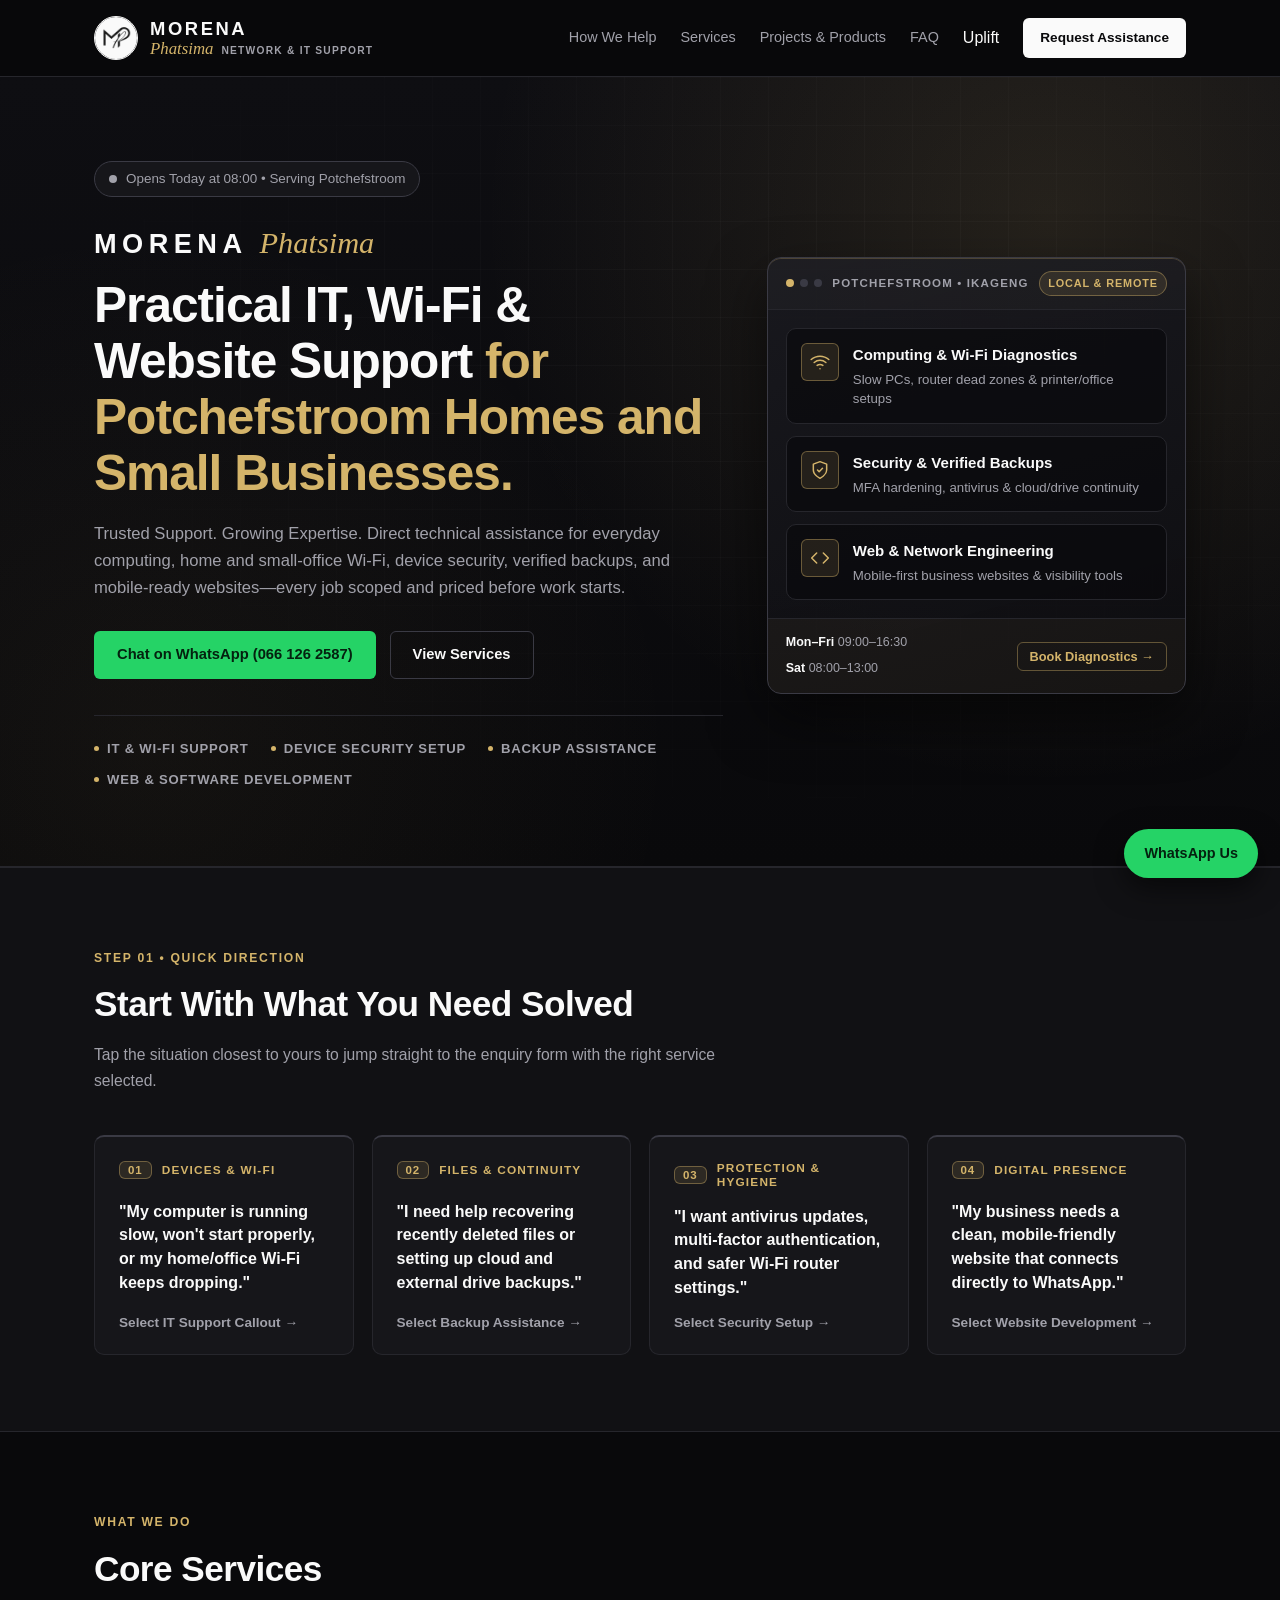
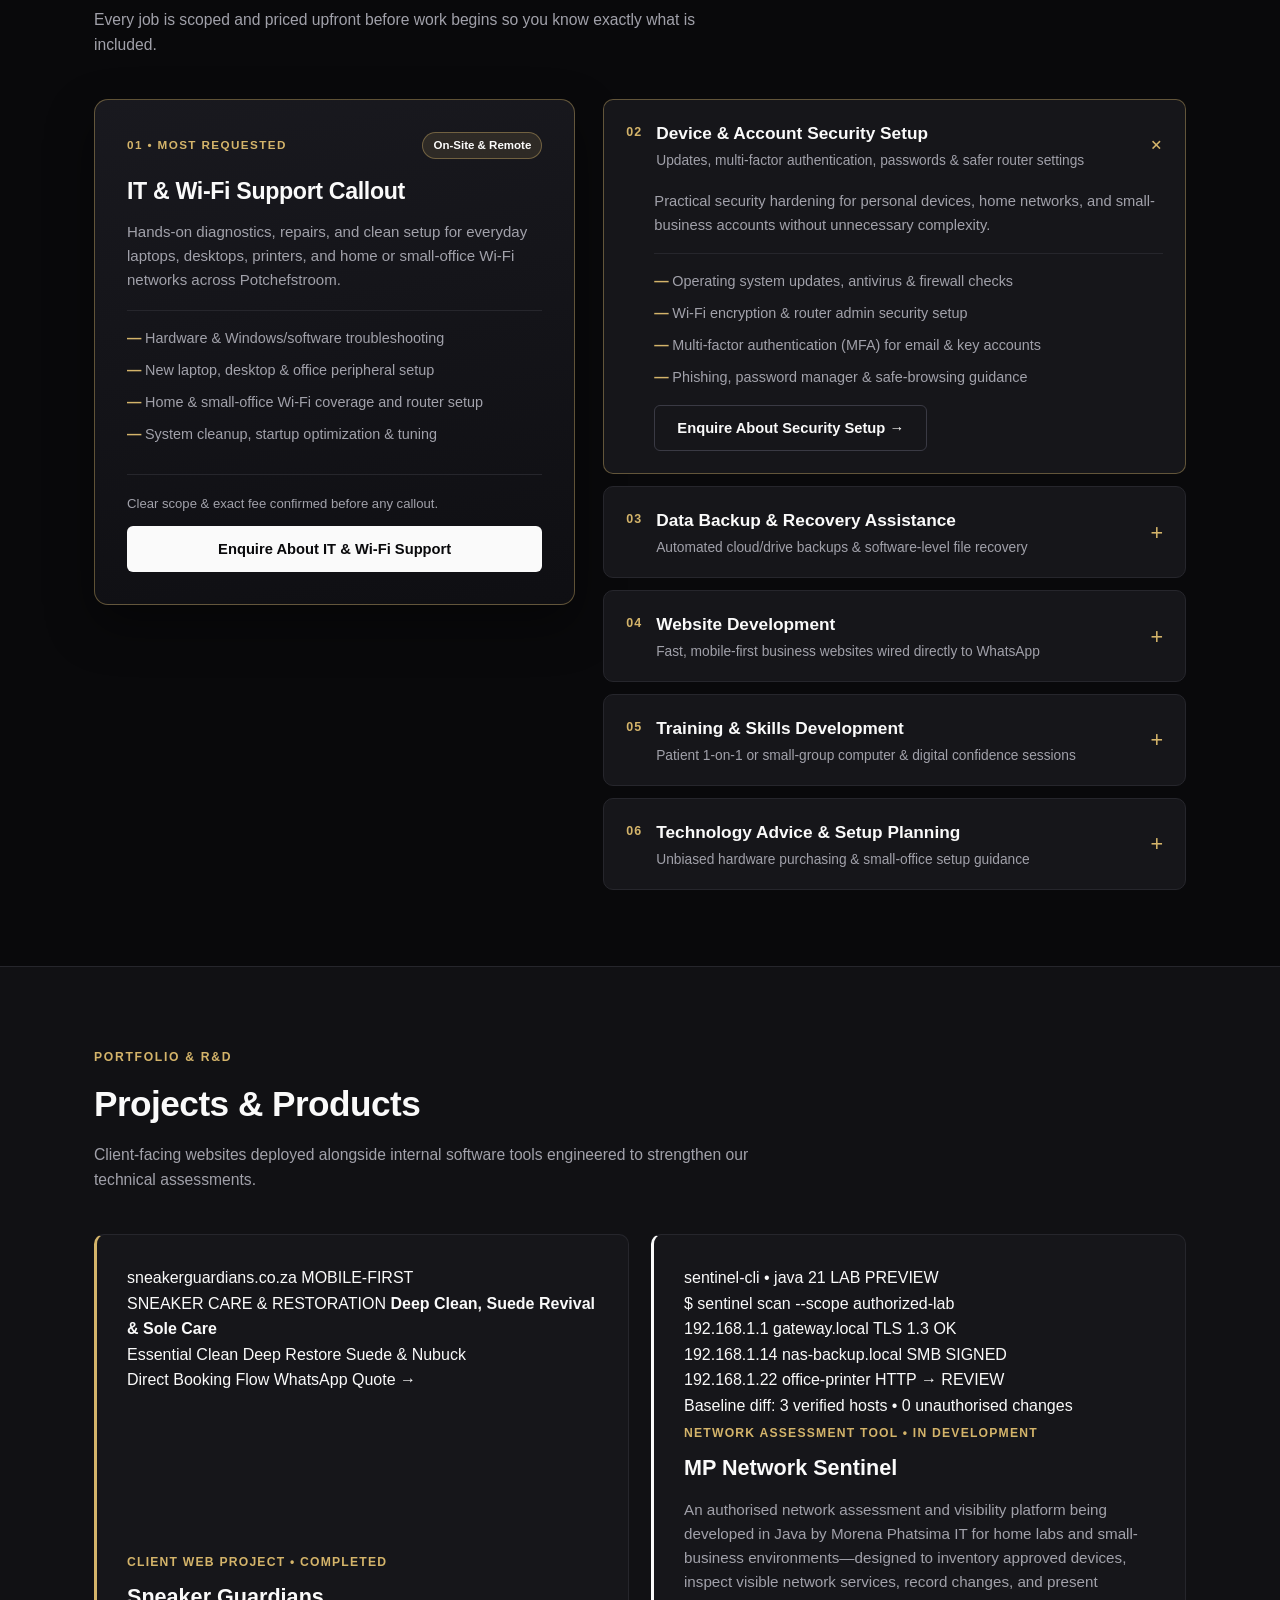
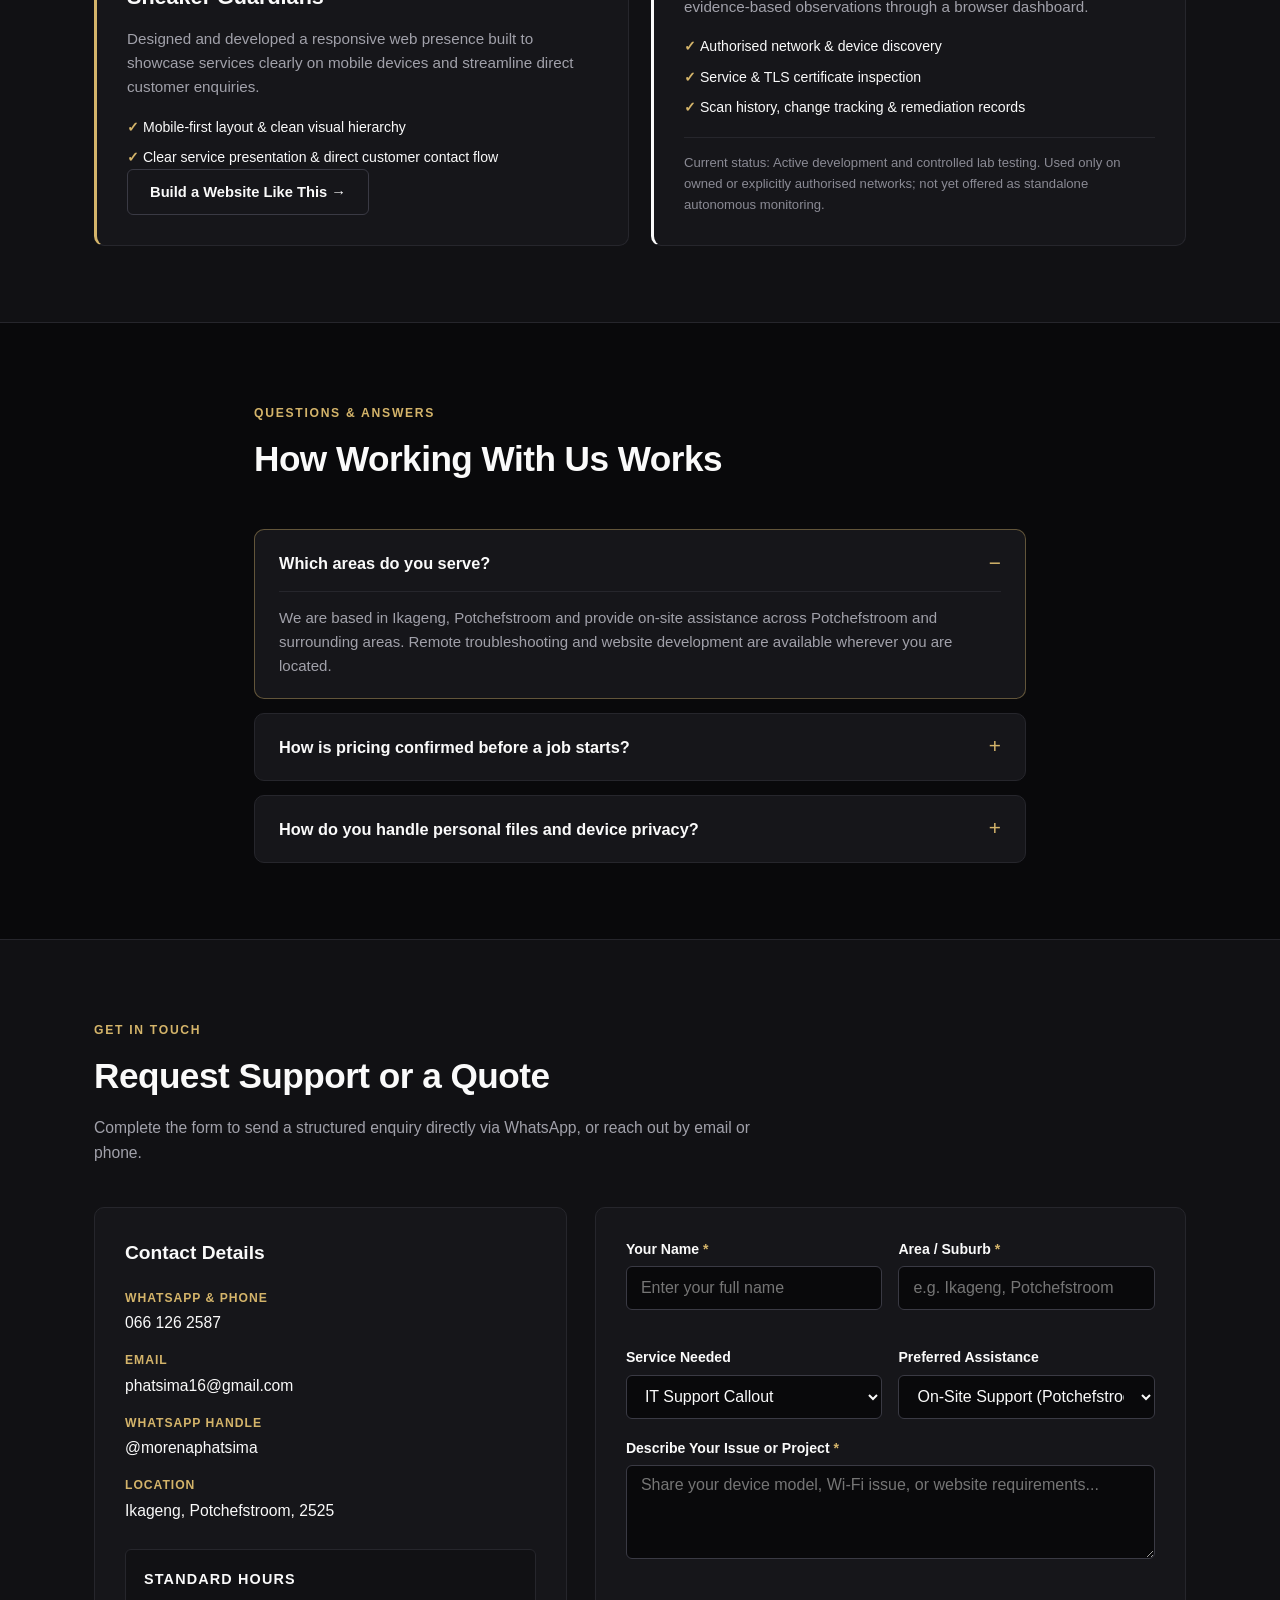
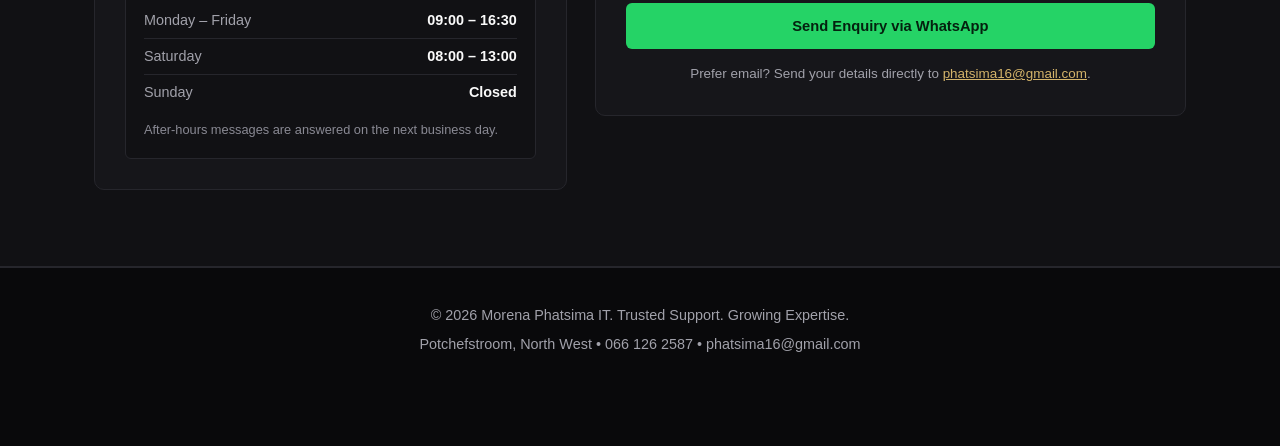
<file: index.html>
<!DOCTYPE html>
<html lang="en-ZA">
<head>
  <meta name="google-site-verification" content="FS4mop3ioRIbW9WVp_Br-8ZEMtp8EW8G6s0xA66PNSY" />
  <meta charset="UTF-8" />
  <meta name="viewport" content="width=device-width, initial-scale=1.0" />
  <title>MORENA PHATSIMA IT | Local IT, Wi-Fi &amp; Web Support in Potchefstroom</title>
  <meta name="description" content="Trusted Support. Growing Expertise. Practical IT support, home and small-office Wi-Fi troubleshooting, device security setup, data backup assistance, and website development in Potchefstroom." />
  <meta name="robots" content="index, follow" />
  <link rel="canonical" href="https://morenaphatsimait.co.za/" />
  <link rel="icon" type="image/jpeg" href="assets/brand/mp-logo-square.jpeg" />

  <!-- Open Graph / WhatsApp & Social Link Previews -->
  <meta property="og:type" content="website" />
  <meta property="og:url" content="https://morenaphatsimait.co.za/" />
  <meta property="og:title" content="MORENA PHATSIMA IT &mdash; Local IT, Wi-Fi &amp; Web Support" />
  <meta property="og:description" content="Trusted Support. Growing Expertise. Serving Potchefstroom homes, students, and small businesses." />
  <meta property="og:image" content="https://morenaphatsimait.co.za/assets/brand/mp-cover-banner.jpeg" />
  <meta property="og:image:width" content="1200" />
  <meta property="og:image:height" content="630" />
  <meta property="og:locale" content="en_ZA" />

  <!-- Verified Local Business Structured Data -->
  <script type="application/ld+json">
  {
    "@context": "https://schema.org",
    "@type": "ProfessionalService",
    "name": "Morena Phatsima IT",
    "slogan": "Trusted Support. Growing Expertise.",
    "description": "Local IT support, home and small-office Wi-Fi troubleshooting, device and account security setup, data backup assistance, training, and website development in Potchefstroom.",
    "telephone": "+27661262587",
    "email": "phatsima16@gmail.com",
    "address": {
      "@type": "PostalAddress",
      "addressLocality": "Ikageng, Potchefstroom",
      "addressRegion": "North West",
      "postalCode": "2525",
      "addressCountry": "ZA"
    },
    "areaServed": [
      { "@type": "City", "name": "Potchefstroom" },
      { "@type": "Place", "name": "Ikageng" }
    ],
    "openingHoursSpecification": [
      {
        "@type": "OpeningHoursSpecification",
        "dayOfWeek": ["Monday", "Tuesday", "Wednesday", "Thursday", "Friday"],
        "opens": "09:00",
        "closes": "16:30"
      },
      {
        "@type": "OpeningHoursSpecification",
        "dayOfWeek": "Saturday",
        "opens": "08:00",
        "closes": "13:00"
      }
    ]
  }
  </script>

  <link rel="stylesheet" href="css/styles.css" />
</head>
<body>
  <a href="#main-content" class="skip-link">Skip to main content</a>

  <!-- Sticky Header -->
  <header class="site-header">
  <meta name="google-site-verification" content="FS4mop3ioRIbW9WVp_Br-8ZEMtp8EW8G6s0xA66PNSY" />
    <div class="container nav-container">
      <a href="#" class="brand-lockup" aria-label="Morena Phatsima IT Home">
<img
  src="assets/brand/mp-logo-square.jpeg"
  alt="MP Monogram Logo"
  class="brand-logo"
  width="44"
  height="44"
  onerror="this.hidden=true; this.nextElementSibling.hidden=false;"
/>
        <span class="brand-monogram" hidden aria-hidden="true">MP</span>
        <span class="brand-wordmark">
          <span class="wordmark-main">MORENA</span>
          <span class="wordmark-sub-row">
            <span class="wordmark-script">Phatsima</span>
            <span class="wordmark-descriptor">NETWORK &amp; IT SUPPORT</span>
          </span>
        </span>
      </a>

      <button
        type="button"
        class="nav-toggle"
        id="navToggle"
        aria-expanded="false"
        aria-controls="primaryNav"
        aria-label="Open navigation menu"
      >
        <span class="hamburger" aria-hidden="true"></span>
      </button>

      <nav class="primary-nav" id="primaryNav" aria-label="Primary Navigation">
        <a href="#match" class="nav-link">How We Help</a>
        <a href="#services" class="nav-link">Services</a>
        <a href="#work" class="nav-link">Projects &amp; Products</a>
        <a href="#faq" class="nav-link">FAQ</a>
        <a href="uplift.html">Uplift</a>
        <a href="#contact" class="btn btn-primary btn-sm">Request Assistance</a>
      </nav>
    </div>
  </header>

  <main id="main-content">
    <!-- Hero Section -->
    <section class="hero">
      <div class="hero-grid-bg" aria-hidden="true"></div>
      <div class="container hero-grid">
        <div class="hero-inner">
          <div class="status-pill" id="liveStatusPill" role="status" aria-live="polite">
            <span class="status-dot" aria-hidden="true"></span>
            <span id="liveStatusText">Serving Potchefstroom &amp; Surrounding Areas</span>
          </div>

          <div class="hero-identity" aria-hidden="true">
            <span class="hero-wordmark">MORENA</span>
            <span class="hero-signature">Phatsima</span>
          </div>

          <h1 class="hero-title">Practical IT, Wi-Fi &amp; Website Support <span>for Potchefstroom Homes and Small Businesses.</span></h1>

          <p class="hero-lead">
            Trusted Support. Growing Expertise. Direct technical assistance for everyday computing, home and small-office Wi-Fi, device security, verified backups, and mobile-ready websites&mdash;every job scoped and priced before work starts.
          </p>

          <div class="hero-actions">
            <a
              href="https://wa.me/27661262587?text=Hi%20Morena%20Phatsima%20IT%2C%20I%20would%20like%20to%20enquire%20about%20your%20IT%20services."
              target="_blank"
              rel="noopener noreferrer"
              class="btn btn-whatsapp"
            >
              Chat on WhatsApp (066 126 2587)
            </a>
            <a href="#services" class="btn btn-outline">
              View Services
            </a>
          </div>

          <ul class="hero-pillars" aria-label="Core focus areas">
            <li>IT &amp; Wi-Fi Support</li>
            <li>Device Security Setup</li>
            <li>Backup Assistance</li>
            <li>Web &amp; Software Development</li>
          </ul>
        </div>

        <aside class="hero-console" aria-label="Potchefstroom Service Coverage and Capabilities">
          <div class="console-header">
            <div class="console-dots" aria-hidden="true">
              <span></span><span></span><span></span>
            </div>
            <span class="console-location">POTCHEFSTROOM &bull; IKAGENG</span>
            <span class="console-badge">LOCAL &amp; REMOTE</span>
          </div>

          <div class="console-body">
            <div class="console-item">
              <div class="console-icon" aria-hidden="true">
                <svg width="20" height="20" viewBox="0 0 24 24" fill="none" stroke="currentColor" stroke-width="1.8" stroke-linecap="round" stroke-linejoin="round">
                  <path d="M5 12.55a11 11 0 0 1 14.08 0"></path>
                  <path d="M1.42 9a16 16 0 0 1 21.16 0"></path>
                  <path d="M8.53 16.11a6 6 0 0 1 6.95 0"></path>
                  <line x1="12" y1="20" x2="12.01" y2="20"></line>
                </svg>
              </div>
              <div class="console-item-text">
                <strong>Computing &amp; Wi-Fi Diagnostics</strong>
                <span>Slow PCs, router dead zones &amp; printer/office setups</span>
              </div>
            </div>

            <div class="console-item">
              <div class="console-icon" aria-hidden="true">
                <svg width="20" height="20" viewBox="0 0 24 24" fill="none" stroke="currentColor" stroke-width="1.8" stroke-linecap="round" stroke-linejoin="round">
                  <path d="M12 22s8-4 8-10V5l-8-3-8 3v7c0 6 8 10 8 10z"></path>
                  <path d="m9 12 2 2 4-4"></path>
                </svg>
              </div>
              <div class="console-item-text">
                <strong>Security &amp; Verified Backups</strong>
                <span>MFA hardening, antivirus &amp; cloud/drive continuity</span>
              </div>
            </div>

            <div class="console-item">
              <div class="console-icon" aria-hidden="true">
                <svg width="20" height="20" viewBox="0 0 24 24" fill="none" stroke="currentColor" stroke-width="1.8" stroke-linecap="round" stroke-linejoin="round">
                  <polyline points="16 18 22 12 16 6"></polyline>
                  <polyline points="8 6 2 12 8 18"></polyline>
                </svg>
              </div>
              <div class="console-item-text">
                <strong>Web &amp; Network Engineering</strong>
                <span>Mobile-first business websites &amp; visibility tools</span>
              </div>
            </div>
          </div>

          <div class="console-footer">
            <div class="console-hours">
              <span><strong>Mon&ndash;Fri</strong> 09:00&ndash;16:30</span>
              <span><strong>Sat</strong> 08:00&ndash;13:00</span>
            </div>
            <button type="button" class="console-trigger" data-service="IT Support Callout">
              Book Diagnostics &rarr;
            </button>
          </div>
        </aside>
      </div>
    </section>

    <!-- Problem-to-Service Matcher -->
    <section id="match" class="section section-alt">
      <div class="container">
        <header class="section-header">
  <meta name="google-site-verification" content="FS4mop3ioRIbW9WVp_Br-8ZEMtp8EW8G6s0xA66PNSY" />
          <span class="eyebrow">Step 01 &bull; Quick Direction</span>
          <h2>Start With What You Need Solved</h2>
          <p>Tap the situation closest to yours to jump straight to the enquiry form with the right service selected.</p>
        </header>

        <div class="match-grid">
          <button type="button" class="match-card" data-service="IT Support Callout">
            <div class="match-top">
              <span class="match-step">01</span>
              <span class="match-label">Devices &amp; Wi-Fi</span>
            </div>
            <span class="match-quote">"My computer is running slow, won't start properly, or my home/office Wi-Fi keeps dropping."</span>
            <span class="match-cta">Select IT Support Callout &rarr;</span>
          </button>

          <button type="button" class="match-card" data-service="Data Backup & Recovery Assistance">
            <div class="match-top">
              <span class="match-step">02</span>
              <span class="match-label">Files &amp; Continuity</span>
            </div>
            <span class="match-quote">"I need help recovering recently deleted files or setting up cloud and external drive backups."</span>
            <span class="match-cta">Select Backup Assistance &rarr;</span>
          </button>

          <button type="button" class="match-card" data-service="Device & Account Security Setup">
            <div class="match-top">
              <span class="match-step">03</span>
              <span class="match-label">Protection &amp; Hygiene</span>
            </div>
            <span class="match-quote">"I want antivirus updates, multi-factor authentication, and safer Wi-Fi router settings."</span>
            <span class="match-cta">Select Security Setup &rarr;</span>
          </button>

          <button type="button" class="match-card" data-service="Website Development">
            <div class="match-top">
              <span class="match-step">04</span>
              <span class="match-label">Digital Presence</span>
            </div>
            <span class="match-quote">"My business needs a clean, mobile-friendly website that connects directly to WhatsApp."</span>
            <span class="match-cta">Select Website Development &rarr;</span>
          </button>
        </div>
      </div>
    </section>

    <!-- Core Services Catalogue -->
    <section id="services" class="section">
      <div class="container">
        <header class="section-header">
  <meta name="google-site-verification" content="FS4mop3ioRIbW9WVp_Br-8ZEMtp8EW8G6s0xA66PNSY" />
          <span class="eyebrow">What We Do</span>
          <h2>Core Services</h2>
          <p>Every job is scoped and priced upfront before work begins so you know exactly what is included.</p>
        </header>

        <div class="services-editorial">
          <!-- Flagship Featured Service -->
          <article class="service-featured">
            <div>
              <div class="service-featured-meta">
                <span class="service-index">01 &bull; MOST REQUESTED</span>
                <span class="service-mode">On-Site &amp; Remote</span>
              </div>
              <h3>IT &amp; Wi-Fi Support Callout</h3>
              <p class="service-desc">
                Hands-on diagnostics, repairs, and clean setup for everyday laptops, desktops, printers, and home or small-office Wi-Fi networks across Potchefstroom.
              </p>
              <ul class="service-list">
                <li>Hardware &amp; Windows/software troubleshooting</li>
                <li>New laptop, desktop &amp; office peripheral setup</li>
                <li>Home &amp; small-office Wi-Fi coverage and router setup</li>
                <li>System cleanup, startup optimization &amp; tuning</li>
              </ul>
            </div>

            <div class="service-featured-footer">
              <p class="service-guarantee">Clear scope &amp; exact fee confirmed before any callout.</p>
              <button type="button" class="btn btn-primary btn-block" data-service="IT Support Callout">
                Enquire About IT &amp; Wi-Fi Support
              </button>
            </div>
          </article>

          <!-- Specialized Services Editorial Accordion -->
          <div class="service-drawers">
            <details class="service-drawer" open>
              <summary>
                <div class="drawer-heading">
                  <span class="drawer-num">02</span>
                  <div>
                    <h3>Device &amp; Account Security Setup</h3>
                    <span class="drawer-sub">Updates, multi-factor authentication, passwords &amp; safer router settings</span>
                  </div>
                </div>
                <span class="drawer-icon" aria-hidden="true">+</span>
              </summary>
              <div class="drawer-body">
                <p>Practical security hardening for personal devices, home networks, and small-business accounts without unnecessary complexity.</p>
                <ul class="service-list">
                  <li>Operating system updates, antivirus &amp; firewall checks</li>
                  <li>Wi-Fi encryption &amp; router admin security setup</li>
                  <li>Multi-factor authentication (MFA) for email &amp; key accounts</li>
                  <li>Phishing, password manager &amp; safe-browsing guidance</li>
                </ul>
                <button type="button" class="btn btn-outline" data-service="Device & Account Security Setup">
                  Enquire About Security Setup &rarr;
                </button>
              </div>
            </details>

            <details class="service-drawer">
              <summary>
                <div class="drawer-heading">
                  <span class="drawer-num">03</span>
                  <div>
                    <h3>Data Backup &amp; Recovery Assistance</h3>
                    <span class="drawer-sub">Automated cloud/drive backups &amp; software-level file recovery</span>
                  </div>
                </div>
                <span class="drawer-icon" aria-hidden="true">+</span>
              </summary>
              <div class="drawer-body">
                <p>Structured backup setup, verification, and basic recovery for recently deleted or inaccessible files. Advanced physical drive recovery is referred to a specialist lab.</p>
                <ul class="service-list">
                  <li>External drive &amp; Windows File History automated backups</li>
                  <li>Cloud sync configuration (OneDrive / Google Drive)</li>
                  <li>Basic software-level deleted file recovery assistance</li>
                  <li>Backup verification &amp; restore-readiness checks</li>
                </ul>
                <button type="button" class="btn btn-outline" data-service="Data Backup & Recovery Assistance">
                  Enquire About Backups &rarr;
                </button>
              </div>
            </details>

            <details class="service-drawer">
              <summary>
                <div class="drawer-heading">
                  <span class="drawer-num">04</span>
                  <div>
                    <h3>Website Development</h3>
                    <span class="drawer-sub">Fast, mobile-first business websites wired directly to WhatsApp</span>
                  </div>
                </div>
                <span class="drawer-icon" aria-hidden="true">+</span>
              </summary>
              <div class="drawer-body">
                <p>Clean, mobile-responsive websites engineered to load fast on mobile data and turn local searches into direct customer enquiries.</p>
                <ul class="service-list">
                  <li>Custom, brand-consistent design and clear service structure</li>
                  <li>Mobile-first responsive layouts tested across screen sizes</li>
                  <li>Direct WhatsApp &amp; email enquiry flows</li>
                  <li>Foundational local SEO &amp; Google Business alignment</li>
                </ul>
                <button type="button" class="btn btn-outline" data-service="Website Development">
                  Request Website Quote &rarr;
                </button>
              </div>
            </details>

            <details class="service-drawer">
              <summary>
                <div class="drawer-heading">
                  <span class="drawer-num">05</span>
                  <div>
                    <h3>Training &amp; Skills Development</h3>
                    <span class="drawer-sub">Patient 1-on-1 or small-group computer &amp; digital confidence sessions</span>
                  </div>
                </div>
                <span class="drawer-icon" aria-hidden="true">+</span>
              </summary>
              <div class="drawer-body">
                <p>Practical, jargon-free coaching tailored to your pace and everyday devices for individuals, seniors, or small teams.</p>
                <ul class="service-list">
                  <li>Computer fundamentals, email &amp; file organisation</li>
                  <li>Everyday office productivity &amp; cloud document tools</li>
                  <li>Safe home/office Wi-Fi and smartphone habits</li>
                  <li>Practical scam, banking &amp; phishing awareness</li>
                </ul>
                <button type="button" class="btn btn-outline" data-service="Training & Skills Development">
                  Enquire About Training &rarr;
                </button>
              </div>
            </details>

            <details class="service-drawer">
              <summary>
                <div class="drawer-heading">
                  <span class="drawer-num">06</span>
                  <div>
                    <h3>Technology Advice &amp; Setup Planning</h3>
                    <span class="drawer-sub">Unbiased hardware purchasing &amp; small-office setup guidance</span>
                  </div>
                </div>
                <span class="drawer-icon" aria-hidden="true">+</span>
              </summary>
              <div class="drawer-body">
                <p>Straightforward technical advice before you spend money, helping households and small businesses choose reliable equipment.</p>
                <ul class="service-list">
                  <li>Laptop, desktop, router &amp; printer purchasing guidance</li>
                  <li>Small-office network &amp; workstation workflow planning</li>
                  <li>Digital presence &amp; software tool recommendations</li>
                  <li>Ongoing maintenance &amp; backup planning</li>
                </ul>
                <button type="button" class="btn btn-outline" data-service="Technology Advice & Setup Planning">
                  Request Setup Advice &rarr;
                </button>
              </div>
            </details>
          </div>
        </div>
      </div>
    </section>

    <!-- Projects & Products -->
    <section id="work" class="section section-alt">
      <div class="container">
        <header class="section-header">
  <meta name="google-site-verification" content="FS4mop3ioRIbW9WVp_Br-8ZEMtp8EW8G6s0xA66PNSY" />
          <span class="eyebrow">Portfolio &amp; R&amp;D</span>
          <h2>Projects &amp; Products</h2>
          <p>Client-facing websites deployed alongside internal software tools engineered to strengthen our technical assessments.</p>
        </header>

        <div class="work-grid">
          <!-- Sneaker Guardians Showcase -->
          <article class="work-card">
            <div class="work-showcase" aria-hidden="true">
              <div class="browser-frame">
                <div class="browser-bar">
                  <div class="browser-dots"><span></span><span></span><span></span></div>
                  <span class="browser-url">sneakerguardians.co.za</span>
                  <span class="browser-pill">MOBILE-FIRST</span>
                </div>
                <div class="browser-screen">
                  <div class="sg-hero-mock">
                    <span class="sg-kicker">SNEAKER CARE &amp; RESTORATION</span>
                    <strong>Deep Clean, Suede Revival &amp; Sole Care</strong>
                    <div class="sg-tiers">
                      <span>Essential Clean</span>
                      <span>Deep Restore</span>
                      <span>Suede &amp; Nubuck</span>
                    </div>
                  </div>
                  <div class="sg-cta-mock">
                    <span>Direct Booking Flow</span>
                    <span class="sg-wa-chip">WhatsApp Quote &rarr;</span>
                  </div>
                </div>
              </div>
            </div>

            <div class="work-body">
              <div class="work-meta">
                <span class="work-tag">Client Web Project &bull; Completed</span>
              </div>
              <h3>Sneaker Guardians</h3>
              <p>
                Designed and developed a responsive web presence built to showcase services clearly on mobile devices and streamline direct customer enquiries.
              </p>
              <ul class="work-highlights">
                <li>Mobile-first layout &amp; clean visual hierarchy</li>
                <li>Clear service presentation &amp; direct customer contact flow</li>
              </ul>
              <div class="work-actions">
                <button type="button" class="btn btn-outline" data-service="Website Development">
                  Build a Website Like This &rarr;
                </button>
              </div>
            </div>
          </article>

          <!-- MP Network Sentinel Engineering Showcase -->
          <article class="work-card work-card-dev">
            <div class="work-showcase" aria-hidden="true">
              <div class="terminal-frame">
                <div class="terminal-bar">
                  <div class="browser-dots"><span></span><span></span><span></span></div>
                  <span class="terminal-title">sentinel-cli &bull; java 21</span>
                  <span class="terminal-tag">LAB PREVIEW</span>
                </div>
                <div class="terminal-screen">
                  <div class="term-line"><span class="term-prompt">$</span> sentinel scan --scope authorized-lab</div>
                  <div class="term-row">
                    <span>192.168.1.1</span>
                    <span>gateway.local</span>
                    <span class="term-ok">TLS 1.3 OK</span>
                  </div>
                  <div class="term-row">
                    <span>192.168.1.14</span>
                    <span>nas-backup.local</span>
                    <span class="term-ok">SMB SIGNED</span>
                  </div>
                  <div class="term-row">
                    <span>192.168.1.22</span>
                    <span>office-printer</span>
                    <span class="term-warn">HTTP &rarr; REVIEW</span>
                  </div>
                  <div class="term-summary">Baseline diff: 3 verified hosts &bull; 0 unauthorised changes</div>
                </div>
              </div>
            </div>

            <div class="work-body">
              <div class="work-meta">
                <span class="work-tag">Network Assessment Tool &bull; In Development</span>
              </div>
              <h3>MP Network Sentinel</h3>
              <p>
                An authorised network assessment and visibility platform being developed in Java by Morena Phatsima IT for home labs and small-business environments&mdash;designed to inventory approved devices, inspect visible network services, record changes, and present evidence-based observations through a browser dashboard.
              </p>
              <ul class="work-highlights">
                <li>Authorised network &amp; device discovery</li>
                <li>Service &amp; TLS certificate inspection</li>
                <li>Scan history, change tracking &amp; remediation records</li>
              </ul>
              <p class="work-status">
                Current status: Active development and controlled lab testing. Used only on owned or explicitly authorised networks; not yet offered as standalone autonomous monitoring.
              </p>
            </div>
          </article>
        </div>
      </div>
    </section>

    <!-- FAQ Section -->
    <section id="faq" class="section">
      <div class="container faq-wrapper">
        <header class="section-header">
  <meta name="google-site-verification" content="FS4mop3ioRIbW9WVp_Br-8ZEMtp8EW8G6s0xA66PNSY" />
          <span class="eyebrow">Questions &amp; Answers</span>
          <h2>How Working With Us Works</h2>
        </header>

        <div class="faq-list">
          <details class="faq-item" open>
            <summary>Which areas do you serve?</summary>
            <p>We are based in Ikageng, Potchefstroom and provide on-site assistance across Potchefstroom and surrounding areas. Remote troubleshooting and website development are available wherever you are located.</p>
          </details>

          <details class="faq-item">
            <summary>How is pricing confirmed before a job starts?</summary>
            <p>Once you share the issue or project details via WhatsApp or email, we confirm the scope, estimated time, and exact fee upfront before any work or callout takes place.</p>
          </details>

          <details class="faq-item">
            <summary>How do you handle personal files and device privacy?</summary>
            <p>We treat all client devices and files strictly confidentially. Before performing system resets or drive work, we verify backup options with you first so your important data remains protected.</p>
          </details>
        </div>
      </div>
    </section>

    <!-- Contact & Enquiry Builder -->
    <section id="contact" class="section section-alt">
      <div class="container">
        <header class="section-header">
  <meta name="google-site-verification" content="FS4mop3ioRIbW9WVp_Br-8ZEMtp8EW8G6s0xA66PNSY" />
          <span class="eyebrow">Get In Touch</span>
          <h2>Request Support or a Quote</h2>
          <p>Complete the form to send a structured enquiry directly via WhatsApp, or reach out by email or phone.</p>
        </header>

        <div class="contact-grid">
          <aside class="contact-details">
            <h3>Contact Details</h3>
            <dl class="detail-list">
              <div>
                <dt>WhatsApp &amp; Phone</dt>
                <dd><a href="tel:+27661262587">066 126 2587</a></dd>
              </div>
              <div>
                <dt>Email</dt>
                <dd><a href="mailto:phatsima16@gmail.com">phatsima16@gmail.com</a></dd>
              </div>
              <div>
                <dt>WhatsApp Handle</dt>
                <dd>@morenaphatsima</dd>
              </div>
              <div>
                <dt>Location</dt>
                <dd>Ikageng, Potchefstroom, 2525</dd>
              </div>
            </dl>

            <div class="hours-card">
              <h4>Standard Hours</h4>
              <dl class="hours-list">
                <div><dt>Monday – Friday</dt><dd>09:00 – 16:30</dd></div>
                <div><dt>Saturday</dt><dd>08:00 – 13:00</dd></div>
                <div><dt>Sunday</dt><dd>Closed</dd></div>
              </dl>
              <p class="hours-note">After-hours messages are answered on the next business day.</p>
            </div>
          </aside>

          <form id="enquiryForm" class="enquiry-form" novalidate>
            <div class="form-row">
              <div class="form-group">
                <label for="clientName">Your Name <span aria-hidden="true">*</span></label>
                <input type="text" id="clientName" name="clientName" autocomplete="name" placeholder="Enter your full name" required />
                <span class="field-error" id="errorName" role="alert"></span>
              </div>

              <div class="form-group">
                <label for="clientArea">Area / Suburb <span aria-hidden="true">*</span></label>
                <input type="text" id="clientArea" name="clientArea" autocomplete="address-level2" placeholder="e.g. Ikageng, Potchefstroom" required />
                <span class="field-error" id="errorArea" role="alert"></span>
              </div>
            </div>

            <div class="form-row">
              <div class="form-group">
                <label for="serviceSelect">Service Needed</label>
                <select id="serviceSelect" name="serviceSelect">
                  <option value="IT Support Callout">IT Support Callout</option>
                  <option value="Device & Account Security Setup">Device &amp; Account Security Setup</option>
                  <option value="Data Backup & Recovery Assistance">Data Backup &amp; Recovery Assistance</option>
                  <option value="Training & Skills Development">Training &amp; Skills Development</option>
                  <option value="Website Development">Website Development</option>
                  <option value="Technology Advice & Setup Planning">Technology Advice &amp; Setup Planning</option>
                </select>
              </div>

              <div class="form-group">
                <label for="supportType">Preferred Assistance</label>
                <select id="supportType" name="supportType">
                  <option value="On-Site Support (Potchefstroom)">On-Site Support (Potchefstroom)</option>
                  <option value="Remote Support">Remote Support</option>
                  <option value="Not Sure — Please Advise">Not Sure — Please Advise</option>
                </select>
              </div>
            </div>

            <div class="form-group">
              <label for="enquiryDetails">Describe Your Issue or Project <span aria-hidden="true">*</span></label>
              <textarea id="enquiryDetails" name="enquiryDetails" rows="4" placeholder="Share your device model, Wi-Fi issue, or website requirements..." required></textarea>
              <span class="field-error" id="errorDetails" role="alert"></span>
            </div>

            <button type="submit" class="btn btn-whatsapp btn-block">
              Send Enquiry via WhatsApp
            </button>

            <p class="form-helper">
              Prefer email? Send your details directly to
              <a href="mailto:phatsima16@gmail.com?subject=IT%20Enquiry%20-%20Morena%20Phatsima%20IT">phatsima16@gmail.com</a>.
            </p>
          </form>
        </div>
      </div>
    </section>
  </main>

  <footer class="site-footer">
    <div class="container footer-inner">
      <p>&copy; <span id="currentYear"></span> Morena Phatsima IT. Trusted Support. Growing Expertise.</p>
      <p class="footer-meta">Potchefstroom, North West &bull; 066 126 2587 &bull; phatsima16@gmail.com</p>
    </div>
  </footer>

  <!-- Floating WhatsApp Quick Action -->
  <a
    href="https://wa.me/27661262587?text=Hi%20Morena%20Phatsima%20IT%2C%20I%20visited%20your%20website%20and%20would%20like%20assistance."
    target="_blank"
    rel="noopener noreferrer"
    class="floating-wa"
    aria-label="Chat with Morena Phatsima IT on WhatsApp"
  >
    WhatsApp Us
  </a>

  <script src="js/main.js"></script>
</body>
</html>
</file>
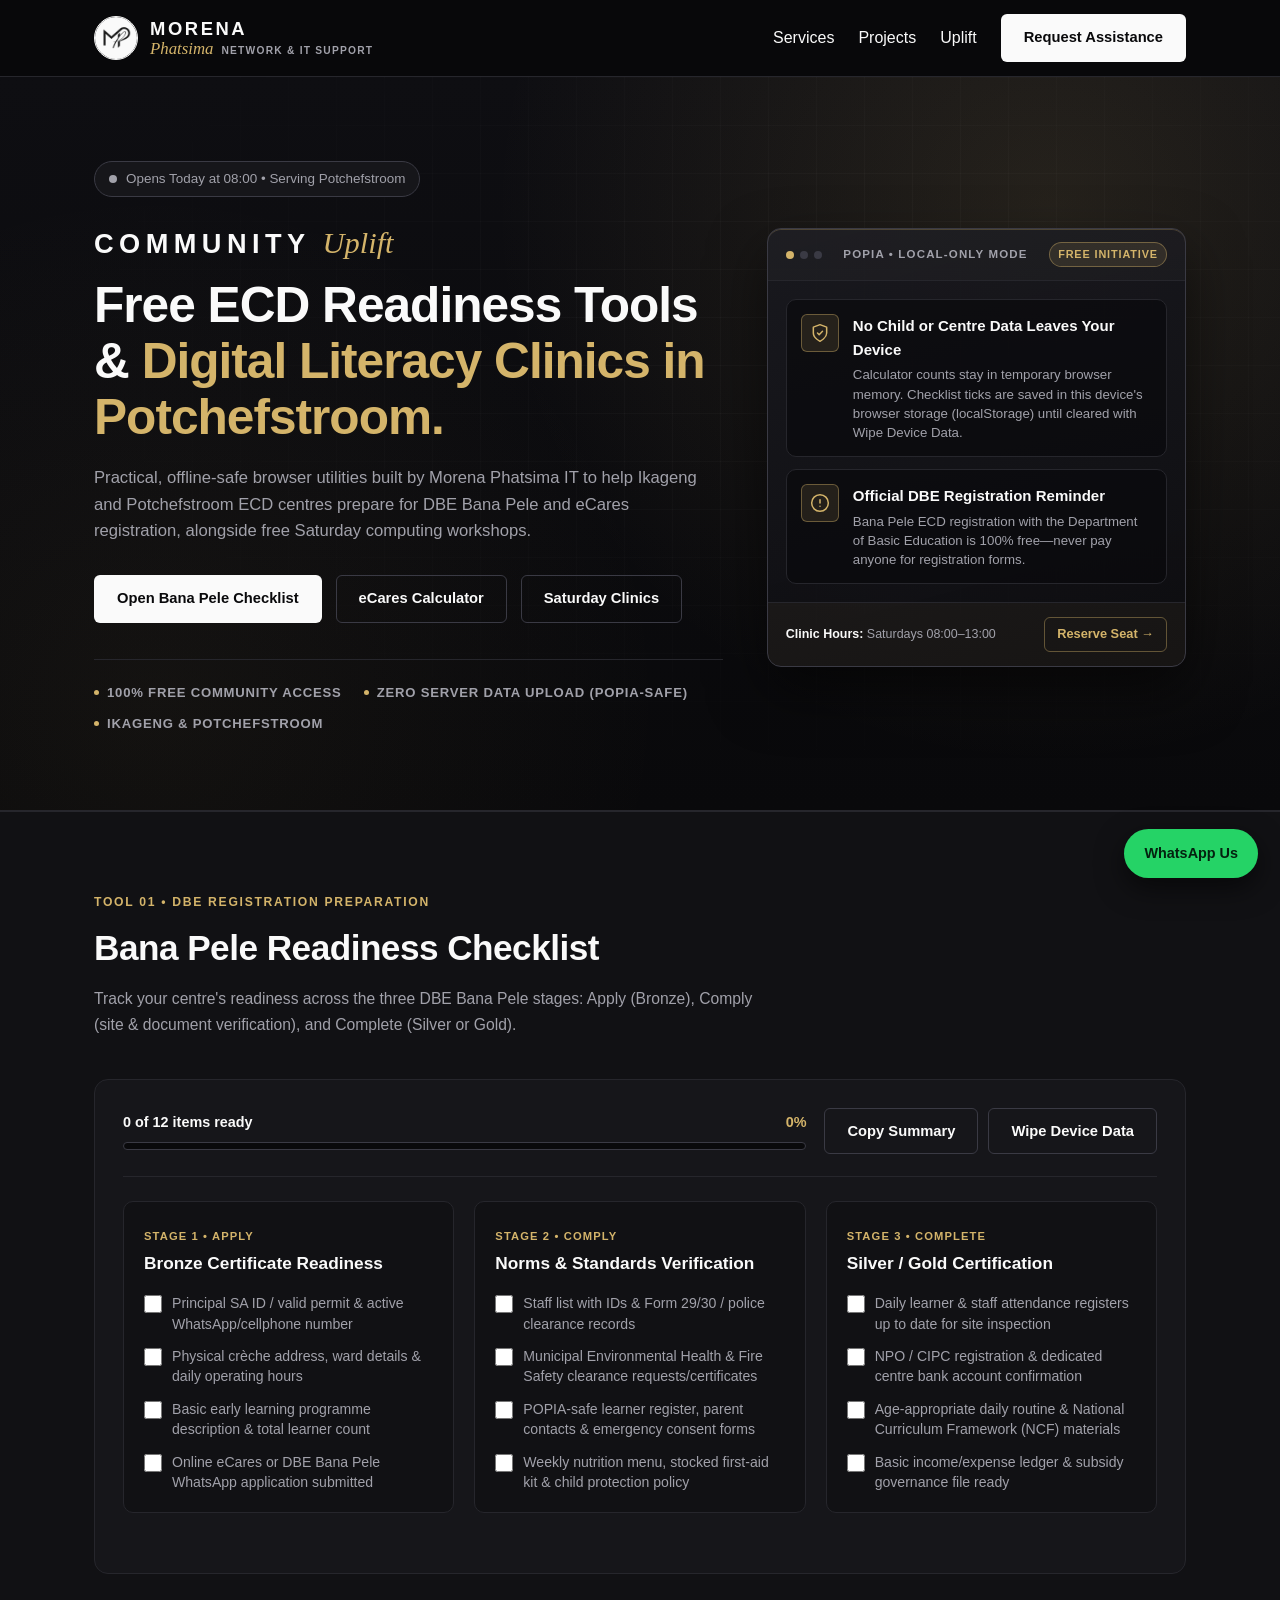
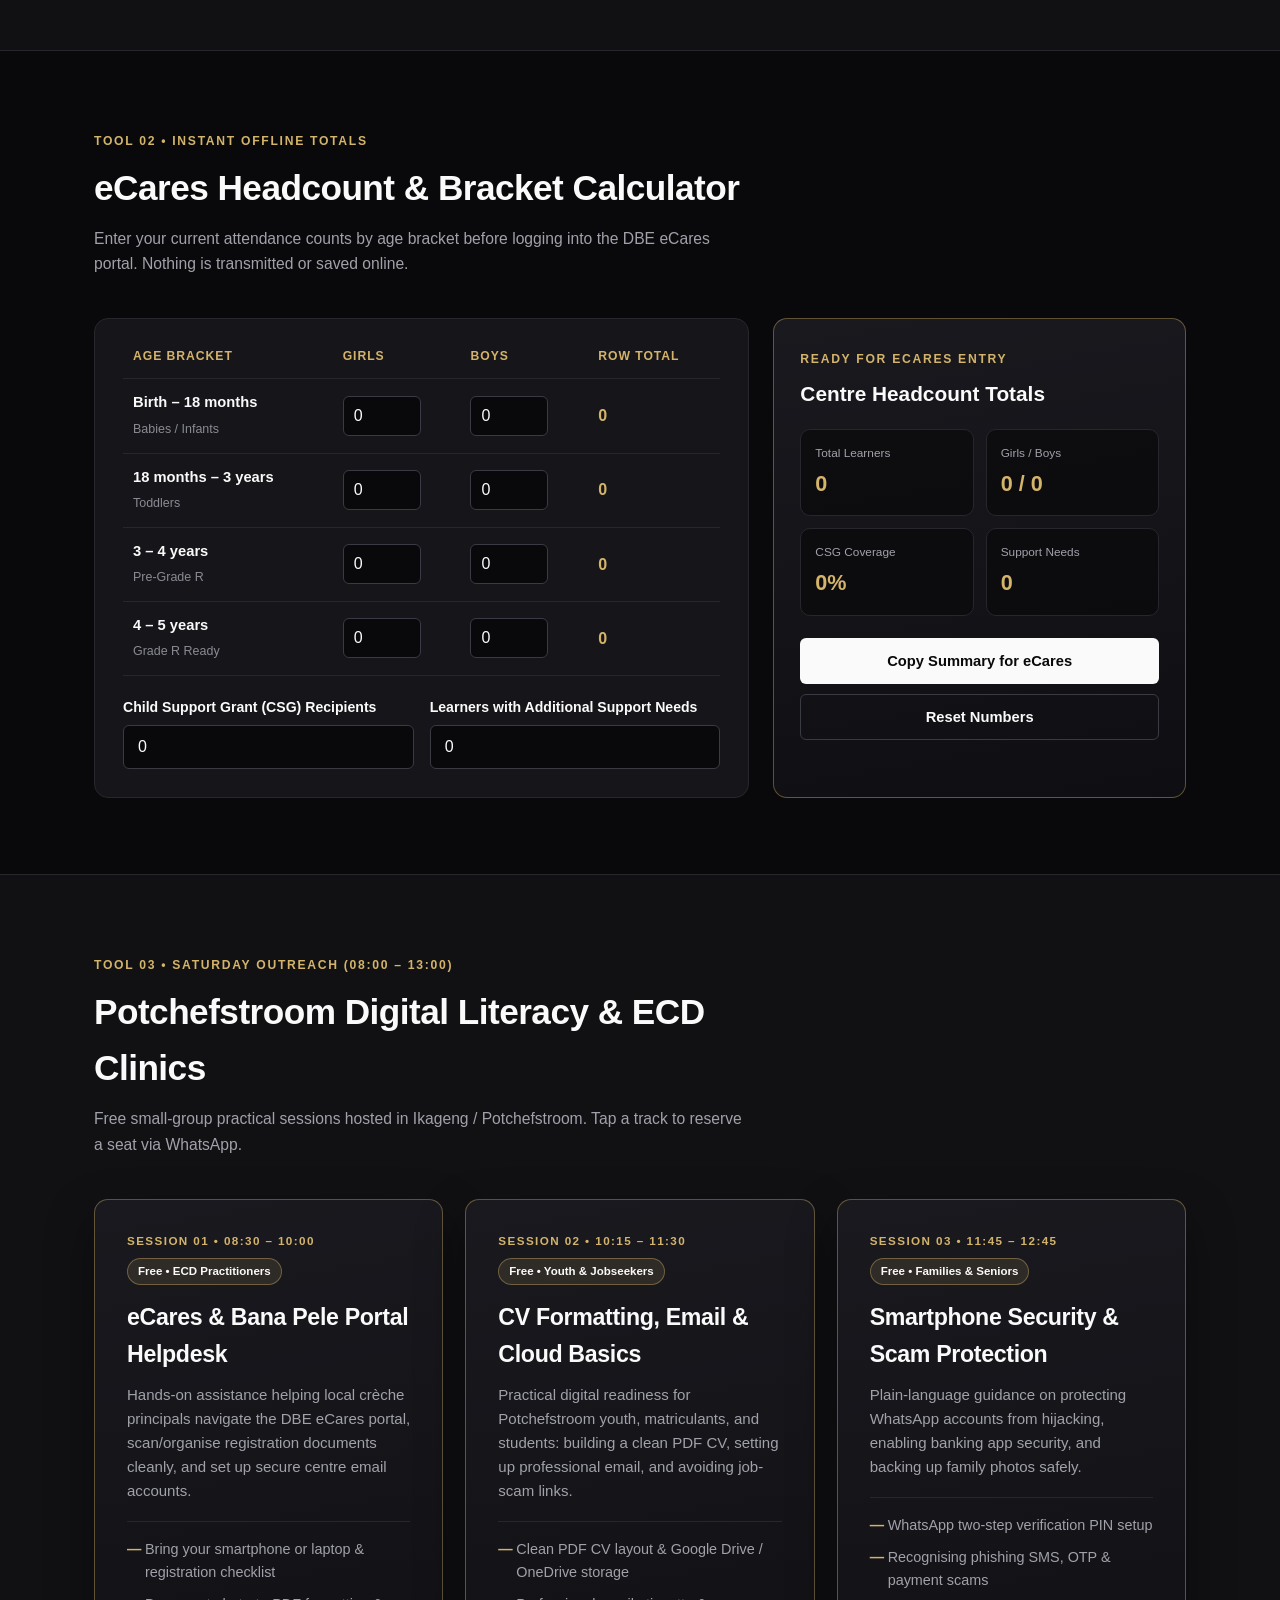
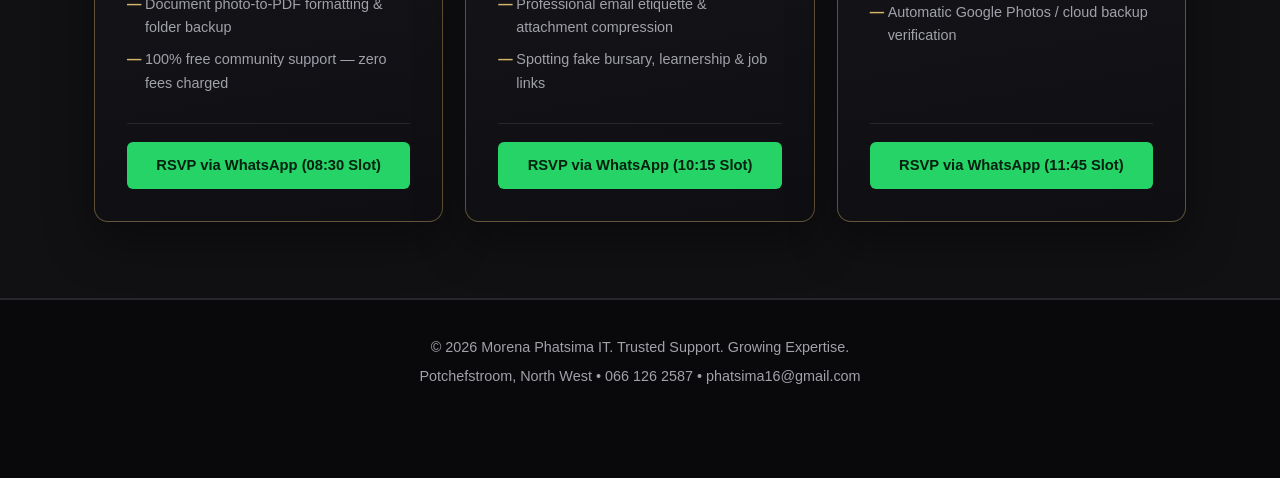
<file: uplift.html>
<!DOCTYPE html>
<html lang="en-ZA">
<head>
  <meta charset="UTF-8" />
  <meta name="viewport" content="width=device-width, initial-scale=1.0" />
  <title>Community Uplift &amp; ECD Digital Tools | Morena Phatsima IT Potchefstroom</title>
  <meta name="description" content="Free Bana Pele readiness checklist, eCares headcount calculator, and Saturday digital literacy clinic RSVPs for Potchefstroom and Ikageng ECD practitioners and youth." />
  <meta name="theme-color" content="#09090b" />
  <link rel="canonical" href="https://morenaphatsimait.co.za/uplift.html" />
  <meta property="og:type" content="website" />
  <meta property="og:url" content="https://morenaphatsimait.co.za/uplift.html" />
  <meta property="og:title" content="Community Uplift &amp; ECD Digital Tools | Morena Phatsima IT" />
  <meta property="og:description" content="Zero-storage Bana Pele readiness checklist, eCares headcount calculator, and free Saturday digital clinics in Potchefstroom." />
  <meta property="og:image" content="https://morenaphatsimait.co.za/assets/brand/mp-cover-banner.jpeg" />
  <link rel="icon" type="image/jpeg" href="assets/brand/mp-logo-square.jpeg" />
  <link rel="stylesheet" href="css/styles.css" />
</head>
<body>
  <a href="#mainContent" class="skip-link">Skip to main content</a>

  <header class="site-header">
    <div class="container nav-container">
      <a href="index.html" class="brand-lockup" aria-label="Morena Phatsima IT Home">
        <img
          src="assets/brand/mp-logo-square.jpeg"
          alt="MP Monogram Logo"
          class="brand-logo"
          width="44"
          height="44"
          onerror="this.hidden=true; this.nextElementSibling.hidden=false;"
        />
        <span class="brand-monogram" hidden aria-hidden="true">MP</span>
        <span class="brand-wordmark">
          <span class="wordmark-main">MORENA</span>
          <span class="wordmark-sub-row">
            <span class="wordmark-script">Phatsima</span>
            <span class="wordmark-descriptor">NETWORK &amp; IT SUPPORT</span>
          </span>
        </span>
      </a>

      <button
        type="button"
        class="nav-toggle"
        id="navToggle"
        aria-expanded="false"
        aria-controls="primaryNav"
        aria-label="Open navigation menu"
      >
        <span class="hamburger"></span>
        <span class="hamburger"></span>
        <span class="hamburger"></span>
      </button>

      <nav class="primary-nav" id="primaryNav" aria-label="Primary Navigation">
        <a href="index.html#services">Services</a>
        <a href="index.html#work">Projects</a>
        <a href="uplift.html" aria-current="page">Uplift</a>
        <a href="index.html#contact" class="btn btn-primary nav-cta">Request Assistance</a>
      </nav>
    </div>
  </header>

  <main id="mainContent">
    <section class="hero">
      <div class="hero-grid-bg" aria-hidden="true"></div>
      <div class="container hero-grid">
        <div class="hero-inner">
          <div class="status-pill" id="liveStatusPill" role="status" aria-live="polite">
            <span class="status-dot" aria-hidden="true"></span>
            <span id="liveStatusText">Serving Potchefstroom &amp; Surrounding Areas</span>
          </div>

          <div class="hero-identity" aria-hidden="true">
            <span class="hero-wordmark">COMMUNITY</span>
            <span class="hero-signature">Uplift</span>
          </div>

          <h1 class="hero-title">Free ECD Readiness Tools &amp; <span>Digital Literacy Clinics in Potchefstroom.</span></h1>

          <p class="hero-lead">
            Practical, offline-safe browser utilities built by Morena Phatsima IT to help Ikageng and Potchefstroom ECD centres prepare for DBE Bana Pele and eCares registration, alongside free Saturday computing workshops.
          </p>

          <div class="hero-actions">
            <a href="#checklist" class="btn btn-primary">Open Bana Pele Checklist</a>
            <a href="#calculator" class="btn btn-outline">eCares Calculator</a>
            <a href="#clinics" class="btn btn-outline">Saturday Clinics</a>
          </div>

          <ul class="hero-pillars" aria-label="Community Uplift Principles">
            <li>100% Free Community Access</li>
            <li>Zero Server Data Upload (POPIA-Safe)</li>
            <li>Ikageng &amp; Potchefstroom</li>
          </ul>
        </div>

        <aside class="hero-console" aria-label="Official DBE Notice and Privacy Guarantee">
          <div class="console-header">
            <div class="console-dots" aria-hidden="true">
              <span></span><span></span><span></span>
            </div>
            <span class="console-location">POPIA &bull; LOCAL-ONLY MODE</span>
            <span class="console-badge">FREE INITIATIVE</span>
          </div>

          <div class="console-body">
            <div class="console-item">
              <div class="console-icon" aria-hidden="true">
                <svg width="20" height="20" viewBox="0 0 24 24" fill="none" stroke="currentColor" stroke-width="1.8" stroke-linecap="round" stroke-linejoin="round">
                  <path d="M12 22s8-4 8-10V5l-8-3-8 3v7c0 6 8 10 8 10z"></path>
                  <path d="m9 12 2 2 4-4"></path>
                </svg>
              </div>
              <div class="console-item-text">
                <strong>No Child or Centre Data Leaves Your Device</strong>
                <span>Calculator counts stay in temporary browser memory. Checklist ticks are saved in this device's browser storage (localStorage) until cleared with Wipe Device Data.</span>
              </div>
            </div>

            <div class="console-item">
              <div class="console-icon" aria-hidden="true">
                <svg width="20" height="20" viewBox="0 0 24 24" fill="none" stroke="currentColor" stroke-width="1.8" stroke-linecap="round" stroke-linejoin="round">
                  <circle cx="12" cy="12" r="10"></circle>
                  <line x1="12" y1="8" x2="12" y2="12"></line>
                  <line x1="12" y1="16" x2="12.01" y2="16"></line>
                </svg>
              </div>
              <div class="console-item-text">
                <strong>Official DBE Registration Reminder</strong>
                <span>Bana Pele ECD registration with the Department of Basic Education is 100% free&mdash;never pay anyone for registration forms.</span>
              </div>
            </div>
          </div>

          <div class="console-footer">
            <div class="console-hours">
              <span><strong>Clinic Hours:</strong> Saturdays 08:00&ndash;13:00</span>
            </div>
            <a href="#clinics" class="console-trigger">Reserve Seat &rarr;</a>
          </div>
        </aside>
      </div>
    </section>

    <section id="checklist" class="section section-alt">
      <div class="container">
        <header class="section-header">
          <span class="eyebrow">Tool 01 &bull; DBE Registration Preparation</span>
          <h2>Bana Pele Readiness Checklist</h2>
          <p>Track your centre's readiness across the three DBE Bana Pele stages: Apply (Bronze), Comply (site &amp; document verification), and Complete (Silver or Gold).</p>
        </header>

        <div class="uplift-panel">
          <div class="uplift-toolbar">
            <div class="progress-wrap">
              <div class="progress-meta">
                <strong id="checklistCount">0 of 12 items ready</strong>
                <span id="checklistPercent">0%</span>
              </div>
              <div class="progress-track" role="progressbar" aria-label="Bana Pele readiness progress" aria-valuemin="0" aria-valuemax="100" aria-valuenow="0" id="checklistBarWrap">
                <div class="progress-fill" id="checklistBar"></div>
              </div>
            </div>

            <div class="uplift-toolbar-actions">
              <button type="button" class="btn btn-outline" id="copyChecklistBtn">Copy Summary</button>
              <button type="button" class="btn btn-outline" id="resetChecklistBtn">Wipe Device Data</button>
            </div>
          </div>

          <div class="checklist-stages" id="banaPeleChecklist">
            <div class="stage-card">
              <div class="stage-header">
                <span class="stage-badge">STAGE 1 &bull; APPLY</span>
                <h3>Bronze Certificate Readiness</h3>
              </div>
              <label class="check-row"><input type="checkbox" data-item="Principal South African ID / valid permit &amp; active cellphone number" /><span>Principal SA ID / valid permit &amp; active WhatsApp/cellphone number</span></label>
              <label class="check-row"><input type="checkbox" data-item="Physical crèche address, ward details &amp; operating hours" /><span>Physical crèche address, ward details &amp; daily operating hours</span></label>
              <label class="check-row"><input type="checkbox" data-item="Basic programme description &amp; total enrolled children count" /><span>Basic early learning programme description &amp; total learner count</span></label>
              <label class="check-row"><input type="checkbox" data-item="Online eCares or DBE Bana Pele WhatsApp application submitted" /><span>Online eCares or DBE Bana Pele WhatsApp application submitted</span></label>
            </div>

            <div class="stage-card">
              <div class="stage-header">
                <span class="stage-badge">STAGE 2 &bull; COMPLY</span>
                <h3>Norms &amp; Standards Verification</h3>
              </div>
              <label class="check-row"><input type="checkbox" data-item="Staff list with IDs &amp; Form 29/30 / police clearance checks" /><span>Staff list with IDs &amp; Form 29/30 / police clearance records</span></label>
              <label class="check-row"><input type="checkbox" data-item="Municipal Environmental Health &amp; Fire Safety clearances" /><span>Municipal Environmental Health &amp; Fire Safety clearance requests/certificates</span></label>
              <label class="check-row"><input type="checkbox" data-item="POPIA-safe learner register, parent contacts &amp; emergency forms" /><span>POPIA-safe learner register, parent contacts &amp; emergency consent forms</span></label>
              <label class="check-row"><input type="checkbox" data-item="Weekly nutrition menu, first-aid kit &amp; child protection policy" /><span>Weekly nutrition menu, stocked first-aid kit &amp; child protection policy</span></label>
            </div>

            <div class="stage-card">
              <div class="stage-header">
                <span class="stage-badge">STAGE 3 &bull; COMPLETE</span>
                <h3>Silver / Gold Certification</h3>
              </div>
              <label class="check-row"><input type="checkbox" data-item="Daily attendance registers up to date for site inspection" /><span>Daily learner &amp; staff attendance registers up to date for site inspection</span></label>
              <label class="check-row"><input type="checkbox" data-item="NPO / CIPC registration &amp; centre bank account confirmation" /><span>NPO / CIPC registration &amp; dedicated centre bank account confirmation</span></label>
              <label class="check-row"><input type="checkbox" data-item="Age-appropriate daily programme &amp; NCF learning materials" /><span>Age-appropriate daily routine &amp; National Curriculum Framework (NCF) materials</span></label>
              <label class="check-row"><input type="checkbox" data-item="Financial recordkeeping &amp; subsidy governance file ready" /><span>Basic income/expense ledger &amp; subsidy governance file ready</span></label>
            </div>
          </div>

          <p class="uplift-status-msg" id="checklistStatus" role="status" aria-live="polite"></p>
        </div>
      </div>
    </section>

    <section id="calculator" class="section">
      <div class="container">
        <header class="section-header">
          <span class="eyebrow">Tool 02 &bull; Instant Offline Totals</span>
          <h2>eCares Headcount &amp; Bracket Calculator</h2>
          <p>Enter your current attendance counts by age bracket before logging into the DBE eCares portal. Nothing is transmitted or saved online.</p>
        </header>

        <div class="calc-layout">
          <div class="uplift-panel">
            <div class="calc-table-wrap">
              <table class="calc-table">
                <thead>
                  <tr>
                    <th scope="col">Age Bracket</th>
                    <th scope="col">Girls</th>
                    <th scope="col">Boys</th>
                    <th scope="col">Row Total</th>
                  </tr>
                </thead>
                <tbody>
                  <tr>
                    <td><strong>Birth &ndash; 18 months</strong><span>Babies / Infants</span></td>
                    <td><input type="number" min="0" max="500" value="0" class="calc-input" data-bracket="0-18m" data-gender="girls" aria-label="Birth to 18 months girls" /></td>
                    <td><input type="number" min="0" max="500" value="0" class="calc-input" data-bracket="0-18m" data-gender="boys" aria-label="Birth to 18 months boys" /></td>
                    <td class="calc-row-total" id="rowTotal-0-18m">0</td>
                  </tr>
                  <tr>
                    <td><strong>18 months &ndash; 3 years</strong><span>Toddlers</span></td>
                    <td><input type="number" min="0" max="500" value="0" class="calc-input" data-bracket="18m-3y" data-gender="girls" aria-label="18 months to 3 years girls" /></td>
                    <td><input type="number" min="0" max="500" value="0" class="calc-input" data-bracket="18m-3y" data-gender="boys" aria-label="18 months to 3 years boys" /></td>
                    <td class="calc-row-total" id="rowTotal-18m-3y">0</td>
                  </tr>
                  <tr>
                    <td><strong>3 &ndash; 4 years</strong><span>Pre-Grade R</span></td>
                    <td><input type="number" min="0" max="500" value="0" class="calc-input" data-bracket="3-4y" data-gender="girls" aria-label="3 to 4 years girls" /></td>
                    <td><input type="number" min="0" max="500" value="0" class="calc-input" data-bracket="3-4y" data-gender="boys" aria-label="3 to 4 years boys" /></td>
                    <td class="calc-row-total" id="rowTotal-3-4y">0</td>
                  </tr>
                  <tr>
                    <td><strong>4 &ndash; 5 years</strong><span>Grade R Ready</span></td>
                    <td><input type="number" min="0" max="500" value="0" class="calc-input" data-bracket="4-5y" data-gender="girls" aria-label="4 to 5 years girls" /></td>
                    <td><input type="number" min="0" max="500" value="0" class="calc-input" data-bracket="4-5y" data-gender="boys" aria-label="4 to 5 years boys" /></td>
                    <td class="calc-row-total" id="rowTotal-4-5y">0</td>
                  </tr>
                </tbody>
              </table>
            </div>

            <div class="calc-extra-row">
              <div class="form-group">
                <label for="csgCount">Child Support Grant (CSG) Recipients</label>
                <input type="number" id="csgCount" min="0" max="2000" value="0" />
              </div>
              <div class="form-group">
                <label for="specialNeedsCount">Learners with Additional Support Needs</label>
                <input type="number" id="specialNeedsCount" min="0" max="2000" value="0" />
              </div>
            </div>
          </div>

          <aside class="calc-summary-card" aria-label="Calculated eCares Summary">
            <span class="eyebrow">Ready for eCares Entry</span>
            <h3>Centre Headcount Totals</h3>

            <div class="stat-grid">
              <div class="stat-box">
                <span class="stat-label">Total Learners</span>
                <strong class="stat-value" id="totalLearners">0</strong>
              </div>
              <div class="stat-box">
                <span class="stat-label">Girls / Boys</span>
                <strong class="stat-value" id="genderSplit">0 / 0</strong>
              </div>
              <div class="stat-box">
                <span class="stat-label">CSG Coverage</span>
                <strong class="stat-value" id="csgPercent">0%</strong>
              </div>
              <div class="stat-box">
                <span class="stat-label">Support Needs</span>
                <strong class="stat-value" id="specialNeedsDisplay">0</strong>
              </div>
            </div>

            <div class="calc-actions">
              <button type="button" class="btn btn-primary btn-block" id="copyCalcBtn">Copy Summary for eCares</button>
              <button type="button" class="btn btn-outline btn-block" id="resetCalcBtn">Reset Numbers</button>
            </div>
            <p class="uplift-status-msg" id="calcStatus" role="status" aria-live="polite"></p>
          </aside>
        </div>
      </div>
    </section>

    <section id="clinics" class="section section-alt">
      <div class="container">
        <header class="section-header">
          <span class="eyebrow">Tool 03 &bull; Saturday Outreach (08:00 &ndash; 13:00)</span>
          <h2>Potchefstroom Digital Literacy &amp; ECD Clinics</h2>
          <p>Free small-group practical sessions hosted in Ikageng / Potchefstroom. Tap a track to reserve a seat via WhatsApp.</p>
        </header>

        <div class="work-grid">
          <article class="service-featured">
            <div>
              <div class="service-featured-meta">
                <span class="service-index">SESSION 01 &bull; 08:30 &ndash; 10:00</span>
                <span class="service-mode">Free &bull; ECD Practitioners</span>
              </div>
              <h3>eCares &amp; Bana Pele Portal Helpdesk</h3>
              <p class="service-desc">
                Hands-on assistance helping local crèche principals navigate the DBE eCares portal, scan/organise registration documents cleanly, and set up secure centre email accounts.
              </p>
              <ul class="service-list">
                <li>Bring your smartphone or laptop &amp; registration checklist</li>
                <li>Document photo-to-PDF formatting &amp; folder backup</li>
                <li>100% free community support &mdash; zero fees charged</li>
              </ul>
            </div>
            <div class="service-featured-footer">
              <a
                href="https://wa.me/27661262587?text=Hi%20Morena%20Phatsima%20IT%2C%20I%20would%20like%20to%20RSVP%20for%20the%20free%20Saturday%20ECD%20eCares%20%26%20Bana%20Pele%20Helpdesk%20(08%3A30)."
                target="_blank"
                rel="noopener noreferrer"
                class="btn btn-whatsapp btn-block"
              >
                RSVP via WhatsApp (08:30 Slot)
              </a>
            </div>
          </article>

          <article class="service-featured">
            <div>
              <div class="service-featured-meta">
                <span class="service-index">SESSION 02 &bull; 10:15 &ndash; 11:30</span>
                <span class="service-mode">Free &bull; Youth &amp; Jobseekers</span>
              </div>
              <h3>CV Formatting, Email &amp; Cloud Basics</h3>
              <p class="service-desc">
                Practical digital readiness for Potchefstroom youth, matriculants, and students: building a clean PDF CV, setting up professional email, and avoiding job-scam links.
              </p>
              <ul class="service-list">
                <li>Clean PDF CV layout &amp; Google Drive / OneDrive storage</li>
                <li>Professional email etiquette &amp; attachment compression</li>
                <li>Spotting fake bursary, learnership &amp; job links</li>
              </ul>
            </div>
            <div class="service-featured-footer">
              <a
                href="https://wa.me/27661262587?text=Hi%20Morena%20Phatsima%20IT%2C%20I%20would%20like%20to%20RSVP%20for%20the%20free%20Saturday%20Youth%20CV%20%26%20Cloud%20Basics%20Clinic%20(10%3A15)."
                target="_blank"
                rel="noopener noreferrer"
                class="btn btn-whatsapp btn-block"
              >
                RSVP via WhatsApp (10:15 Slot)
              </a>
            </div>
          </article>

          <article class="service-featured">
            <div>
              <div class="service-featured-meta">
                <span class="service-index">SESSION 03 &bull; 11:45 &ndash; 12:45</span>
                <span class="service-mode">Free &bull; Families &amp; Seniors</span>
              </div>
              <h3>Smartphone Security &amp; Scam Protection</h3>
              <p class="service-desc">
                Plain-language guidance on protecting WhatsApp accounts from hijacking, enabling banking app security, and backing up family photos safely.
              </p>
              <ul class="service-list">
                <li>WhatsApp two-step verification PIN setup</li>
                <li>Recognising phishing SMS, OTP &amp; payment scams</li>
                <li>Automatic Google Photos / cloud backup verification</li>
              </ul>
            </div>
            <div class="service-featured-footer">
              <a
                href="https://wa.me/27661262587?text=Hi%20Morena%20Phatsima%20IT%2C%20I%20would%20like%20to%20RSVP%20for%20the%20free%20Saturday%20Smartphone%20Security%20%26%20Scam%20Protection%20Clinic%20(11%3A45)."
                target="_blank"
                rel="noopener noreferrer"
                class="btn btn-whatsapp btn-block"
              >
                RSVP via WhatsApp (11:45 Slot)
              </a>
            </div>
          </article>
        </div>
      </div>
    </section>
  </main>

  <footer class="site-footer">
    <div class="container footer-inner">
      <p>&copy; <span id="currentYear"></span> Morena Phatsima IT. Trusted Support. Growing Expertise.</p>
      <p class="footer-meta">Potchefstroom, North West &bull; 066 126 2587 &bull; phatsima16@gmail.com</p>
    </div>
  </footer>

  <a
    href="https://wa.me/27661262587?text=Hi%20Morena%20Phatsima%20IT%2C%20I%20visited%20your%20Community%20Uplift%20page%20and%20have%20a%20question."
    target="_blank"
    rel="noopener noreferrer"
    class="floating-wa"
    aria-label="Chat with Morena Phatsima IT on WhatsApp"
  >
    WhatsApp Us
  </a>

  <script src="js/main.js"></script>
  <script src="js/uplift.js"></script>
</body>
</html>
</file>
<file: css/styles.css>
/* ==========================================================================
   MORENA PHATSIMA IT — Production Design System
   Minimalist Black & White Identity with Champagne-Gold Accents
   ========================================================================== */

:root {
  /* Core Palette */
  --bg-canvas: #09090b;
  --bg-surface: #111114;
  --bg-card: #16161a;
  --bg-card-hover: #1c1c21;

  /* Borders */
  --border-subtle: #26262c;
  --border-strong: #3a3a44;

  /* Brand Typography & Accents */
  --text-primary: #fafafa;
  --text-secondary: #a1a1aa;
  --text-muted: #8a8a94;

  --champagne: #d4b46a;
  --champagne-soft: rgba(212, 180, 106, 0.12);
  --champagne-border: rgba(212, 180, 106, 0.4);

  /* Action Colors (WCAG AA/AAA Contrast Verified) */
  --whatsapp-bg: #25d366;
  --whatsapp-hover: #1ebe5d;
  --whatsapp-text: #04210f;

  --status-open: #22c55e;
  --status-closed: #a1a1aa;
  --error-color: #f87171;

  /* Layout & Typography */
  --font-sans: -apple-system, BlinkMacSystemFont, "Segoe UI", Roboto, Inter, Helvetica, Arial, sans-serif;
  --font-script: "Brush Script MT", "Segoe Script", "Snell Roundhand", Georgia, serif;
  --container-max: 1140px;
  --radius-sm: 6px;
  --radius-md: 10px;
  --radius-lg: 14px;
  --transition: 0.2s ease;
}

/* Reset & Base */
*,
*::before,
*::after {
  box-sizing: border-box;
  margin: 0;
  padding: 0;
}

html {
  scroll-behavior: smooth;
  scroll-padding-top: 84px;
}

body {
  font-family: var(--font-sans);
  background-color: var(--bg-canvas);
  color: var(--text-primary);
  line-height: 1.6;
  -webkit-font-smoothing: antialiased;
}

img {
  max-width: 100%;
  display: block;
}

[hidden] {
  display: none !important;
}

a {
  color: inherit;
  text-decoration: none;
}

button,
input,
select,
textarea {
  font-family: inherit;
  font-size: 1rem;
  color: inherit;
}

/* Keyboard Accessibility */
:focus-visible {
  outline: 2px solid var(--champagne);
  outline-offset: 3px;
}

.skip-link {
  position: absolute;
  top: -100px;
  left: 16px;
  background: var(--text-primary);
  color: var(--bg-canvas);
  padding: 10px 16px;
  border-radius: var(--radius-sm);
  font-weight: 700;
  z-index: 999;
  transition: top 0.15s ease;
}

.skip-link:focus {
  top: 16px;
}

.container {
  width: 100%;
  max-width: var(--container-max);
  margin: 0 auto;
  padding: 0 24px;
}

/* ==========================================================================
   Header & Brand Lockup
   ========================================================================== */

.site-header {
  position: sticky;
  top: 0;
  z-index: 100;
  background: rgba(9, 9, 11, 0.92);
  backdrop-filter: blur(12px);
  border-bottom: 1px solid var(--border-subtle);
}

.nav-container {
  display: flex;
  align-items: center;
  justify-content: space-between;
  min-height: 76px;
  gap: 16px;
}

.brand-lockup {
  display: flex;
  align-items: center;
  gap: 12px;
}

.brand-logo,
.brand-monogram {
  width: 44px;
  height: 44px;
  border-radius: 50%;
  flex-shrink: 0;
  border: 1.5px solid var(--text-primary);
}

.brand-logo {
  object-fit: cover;
  background: #ffffff;
}

.brand-monogram {
  display: grid;
  place-items: center;
  background: #ffffff;
  color: #09090b;
  font-weight: 900;
  font-size: 1rem;
  letter-spacing: -0.04em;
}

.brand-wordmark {
  display: flex;
  flex-direction: column;
  line-height: 1.05;
}

.wordmark-main {
  font-weight: 900;
  font-size: 1.15rem;
  letter-spacing: 0.14em;
  color: var(--text-primary);
}

.wordmark-sub-row {
  display: flex;
  align-items: baseline;
  gap: 8px;
  margin-top: 2px;
}

.wordmark-script {
  font-family: var(--font-script);
  font-style: italic;
  font-size: 1.05rem;
  color: var(--champagne);
}

.wordmark-descriptor {
  font-size: 0.64rem;
  font-weight: 700;
  letter-spacing: 0.12em;
  color: var(--text-secondary);
  text-transform: uppercase;
}

/* Primary Navigation */
.primary-nav {
  display: flex;
  align-items: center;
  gap: 24px;
}

.nav-link {
  font-size: 0.9rem;
  font-weight: 500;
  color: var(--text-secondary);
  transition: color var(--transition);
}

.nav-link:hover {
  color: var(--text-primary);
}

/* Mobile Hamburger Toggle */
.nav-toggle {
  display: none;
  background: transparent;
  border: 1px solid var(--border-subtle);
  border-radius: var(--radius-sm);
  width: 44px;
  height: 44px;
  align-items: center;
  justify-content: center;
  cursor: pointer;
}

.hamburger,
.hamburger::before,
.hamburger::after {
  display: block;
  width: 20px;
  height: 2px;
  background: var(--text-primary);
  position: relative;
  transition: transform 0.2s ease, background 0.2s ease;
}

.hamburger::before,
.hamburger::after {
  content: "";
  position: absolute;
  left: 0;
}

.hamburger::before {
  top: -6px;
}

.hamburger::after {
  top: 6px;
}

/* ==========================================================================
   Buttons
   ========================================================================== */

.btn {
  display: inline-flex;
  align-items: center;
  justify-content: center;
  gap: 8px;
  min-height: 46px;
  padding: 11px 22px;
  border-radius: var(--radius-sm);
  font-weight: 600;
  font-size: 0.92rem;
  cursor: pointer;
  border: 1px solid transparent;
  transition: background-color var(--transition), border-color var(--transition), color var(--transition), transform 0.12s ease;
}

.btn:active {
  transform: translateY(1px);
}

.btn-sm {
  min-height: 38px;
  padding: 8px 16px;
  font-size: 0.85rem;
}

.btn-block {
  width: 100%;
}

.btn-primary {
  background: var(--text-primary);
  color: var(--bg-canvas);
}

.btn-primary:hover {
  background: var(--champagne);
  color: var(--bg-canvas);
}

.btn-whatsapp {
  background: var(--whatsapp-bg);
  color: var(--whatsapp-text);
  font-weight: 700;
}

.btn-whatsapp:hover {
  background: var(--whatsapp-hover);
}

.btn-outline {
  background: transparent;
  border-color: var(--border-strong);
  color: var(--text-primary);
}

.btn-outline:hover {
  border-color: var(--champagne);
  color: var(--champagne);
}

/* ==========================================================================
   Hero Section
   ========================================================================== */

.hero {
  position: relative;
  overflow: hidden;
  padding: 84px 0 76px;
  border-bottom: 1px solid var(--border-subtle);
  background:
    radial-gradient(circle at 82% 18%, rgba(212, 180, 106, 0.12), transparent 46%),
    radial-gradient(circle at 12% 85%, rgba(212, 180, 106, 0.05), transparent 40%),
    linear-gradient(180deg, #0e0e12 0%, #09090b 100%);
}

.hero-grid-bg {
  position: absolute;
  inset: 0;
  pointer-events: none;
  background-image:
    linear-gradient(to right, rgba(255, 255, 255, 0.025) 1px, transparent 1px),
    linear-gradient(to bottom, rgba(255, 255, 255, 0.025) 1px, transparent 1px);
  background-size: 48px 48px;
  mask-image: radial-gradient(ellipse at 65% 35%, #000 20%, transparent 75%);
  -webkit-mask-image: radial-gradient(ellipse at 65% 35%, #000 20%, transparent 75%);
}

.hero-grid {
  position: relative;
  z-index: 1;
  display: grid;
  grid-template-columns: minmax(0, 1.2fr) minmax(320px, 0.8fr);
  gap: 44px;
  align-items: center;
}

.hero-inner {
  max-width: 680px;
}

.status-pill {
  display: inline-flex;
  align-items: center;
  gap: 9px;
  padding: 6px 14px;
  border-radius: 999px;
  background: var(--bg-card);
  border: 1px solid var(--border-strong);
  font-size: 0.84rem;
  color: var(--text-secondary);
  margin-bottom: 22px;
}

.status-dot {
  width: 8px;
  height: 8px;
  border-radius: 50%;
  background: var(--status-closed);
  flex-shrink: 0;
}

.status-pill.is-open .status-dot {
  background: var(--status-open);
  box-shadow: 0 0 0 4px rgba(34, 197, 94, 0.16);
}

.hero-identity {
  display: flex;
  align-items: baseline;
  gap: 12px;
  margin-bottom: 10px;
}

.hero-wordmark {
  font-size: clamp(1.3rem, 2.5vw, 1.7rem);
  font-weight: 900;
  letter-spacing: 0.2em;
  color: var(--text-primary);
}

.hero-signature {
  font-family: var(--font-script);
  font-style: italic;
  font-size: clamp(1.4rem, 2.8vw, 1.9rem);
  color: var(--champagne);
}

.hero-title {
  font-size: clamp(2rem, 4.1vw, 3.1rem);
  font-weight: 800;
  line-height: 1.13;
  letter-spacing: -0.02em;
  margin-bottom: 20px;
}

.hero-title span {
  color: var(--champagne);
}

.hero-lead {
  font-size: 1.04rem;
  color: var(--text-secondary);
  max-width: 620px;
  margin-bottom: 30px;
}

.hero-actions {
  display: flex;
  flex-wrap: wrap;
  gap: 14px;
  margin-bottom: 36px;
}

.hero-pillars {
  list-style: none;
  display: flex;
  flex-wrap: wrap;
  gap: 10px 22px;
  padding-top: 22px;
  border-top: 1px solid var(--border-subtle);
  font-size: 0.82rem;
  font-weight: 600;
  letter-spacing: 0.06em;
  text-transform: uppercase;
  color: var(--text-secondary);
}

.hero-pillars li {
  display: flex;
  align-items: center;
  gap: 8px;
}

.hero-pillars li::before {
  content: "";
  width: 5px;
  height: 5px;
  background: var(--champagne);
  border-radius: 50%;
}

/* Hero Dispatch & Capability Console */
.hero-console {
  background: linear-gradient(165deg, rgba(25, 25, 31, 0.94) 0%, rgba(13, 13, 16, 0.98) 100%);
  border: 1px solid var(--border-strong);
  border-radius: var(--radius-lg);
  box-shadow:
    0 24px 56px rgba(0, 0, 0, 0.55),
    inset 0 1px 0 rgba(212, 180, 106, 0.25);
  overflow: hidden;
}

.console-header {
  display: flex;
  align-items: center;
  justify-content: space-between;
  gap: 10px;
  padding: 13px 18px;
  background: rgba(255, 255, 255, 0.02);
  border-bottom: 1px solid var(--border-subtle);
}

.console-dots {
  display: flex;
  gap: 6px;
}

.console-dots span {
  width: 8px;
  height: 8px;
  border-radius: 50%;
  background: var(--border-strong);
}

.console-dots span:first-child {
  background: var(--champagne);
}

.console-location {
  font-size: 0.72rem;
  font-weight: 700;
  letter-spacing: 0.1em;
  color: var(--text-secondary);
}

.console-badge {
  font-size: 0.68rem;
  font-weight: 700;
  letter-spacing: 0.08em;
  padding: 3px 8px;
  border-radius: 999px;
  color: var(--champagne);
  background: var(--champagne-soft);
  border: 1px solid var(--champagne-border);
}

.console-body {
  padding: 18px;
  display: grid;
  gap: 12px;
}

.console-item {
  display: flex;
  align-items: flex-start;
  gap: 14px;
  padding: 14px;
  border-radius: var(--radius-md);
  background: rgba(9, 9, 11, 0.65);
  border: 1px solid var(--border-subtle);
  transition: border-color var(--transition), transform var(--transition);
}

.console-item:hover {
  border-color: var(--champagne-border);
  transform: translateY(-1px);
}

.console-icon {
  width: 38px;
  height: 38px;
  border-radius: var(--radius-sm);
  display: grid;
  place-items: center;
  flex-shrink: 0;
  color: var(--champagne);
  background: var(--champagne-soft);
  border: 1px solid var(--champagne-border);
}

.console-item-text {
  display: grid;
  gap: 3px;
}

.console-item-text strong {
  font-size: 0.94rem;
  font-weight: 700;
  color: var(--text-primary);
}

.console-item-text span {
  font-size: 0.83rem;
  line-height: 1.45;
  color: var(--text-secondary);
}

.console-footer {
  display: flex;
  align-items: center;
  justify-content: space-between;
  gap: 12px;
  padding: 14px 18px;
  background: rgba(212, 180, 106, 0.05);
  border-top: 1px solid var(--border-subtle);
}

.console-hours {
  display: flex;
  flex-wrap: wrap;
  gap: 6px 14px;
  font-size: 0.78rem;
  color: var(--text-secondary);
}

.console-hours strong {
  color: var(--text-primary);
}

.console-trigger {
  background: none;
  border: 1px solid var(--champagne-border);
  color: var(--champagne);
  font-size: 0.8rem;
  font-weight: 700;
  padding: 6px 12px;
  border-radius: var(--radius-sm);
  cursor: pointer;
  white-space: nowrap;
  transition: background-color var(--transition), color var(--transition);
}

.console-trigger:hover {
  background: var(--champagne);
  color: #09090b;
}

@media (max-width: 960px) {
  .hero-grid {
    grid-template-columns: 1fr;
    gap: 32px;
  }
}

@media (max-width: 480px) {
  .console-header,
  .console-footer {
    flex-wrap: wrap;
  }
}

/* ==========================================================================
   Sections & Headings
   ========================================================================== */

.section {
  padding: 76px 0;
}

.section-alt {
  background-color: var(--bg-surface);
  border-top: 1px solid var(--border-subtle);
  border-bottom: 1px solid var(--border-subtle);
}

.section-header {
  max-width: 660px;
  margin-bottom: 42px;
}

.eyebrow {
  display: inline-block;
  font-size: 0.76rem;
  font-weight: 700;
  letter-spacing: 0.14em;
  text-transform: uppercase;
  color: var(--champagne);
  margin-bottom: 8px;
}

.section-header h2 {
  font-size: clamp(1.65rem, 3vw, 2.2rem);
  font-weight: 800;
  letter-spacing: -0.015em;
  margin-bottom: 10px;
}

.section-header p {
  color: var(--text-secondary);
  font-size: 0.98rem;
}

/* ==========================================================================
   Problem-to-Service Matcher
   ========================================================================== */

.match-grid {
  display: grid;
  grid-template-columns: repeat(auto-fit, minmax(250px, 1fr));
  gap: 18px;
}

.match-card {
  position: relative;
  text-align: left;
  background: var(--bg-card);
  border: 1px solid var(--border-subtle);
  border-top: 2px solid var(--border-strong);
  border-radius: var(--radius-md);
  padding: 24px;
  display: flex;
  flex-direction: column;
  justify-content: space-between;
  gap: 16px;
  cursor: pointer;
  transition: border-color var(--transition), background-color var(--transition), transform var(--transition);
}

.match-card:hover {
  border-color: var(--champagne-border);
  border-top-color: var(--champagne);
  background: var(--bg-card-hover);
  transform: translateY(-2px);
}

.match-top {
  display: flex;
  align-items: center;
  justify-content: space-between;
  gap: 10px;
}

.match-step {
  font-size: 0.72rem;
  font-weight: 800;
  letter-spacing: 0.08em;
  padding: 2px 8px;
  border-radius: var(--radius-sm);
  color: var(--champagne);
  background: var(--champagne-soft);
  border: 1px solid var(--champagne-border);
}

.match-label {
  font-size: 0.74rem;
  font-weight: 700;
  text-transform: uppercase;
  letter-spacing: 0.1em;
  color: var(--champagne);
}

.match-quote {
  font-size: 1rem;
  font-weight: 600;
  line-height: 1.48;
  color: var(--text-primary);
}

.match-cta {
  font-size: 0.85rem;
  font-weight: 600;
  color: var(--text-secondary);
  transition: color var(--transition);
}

.match-card:hover .match-cta {
  color: var(--champagne);
}

/* ==========================================================================
   Asymmetric Editorial Services
   ========================================================================== */

.services-editorial {
  display: grid;
  grid-template-columns: minmax(0, 0.95fr) minmax(0, 1.15fr);
  gap: 28px;
  align-items: start;
}

.service-featured {
  background: linear-gradient(170deg, rgba(26, 26, 32, 0.96) 0%, rgba(15, 15, 19, 0.98) 100%);
  border: 1px solid var(--champagne-border);
  border-radius: var(--radius-lg);
  padding: 32px;
  display: flex;
  flex-direction: column;
  justify-content: space-between;
  gap: 28px;
  box-shadow: 0 20px 48px rgba(0, 0, 0, 0.4);
}

.service-featured-meta {
  display: flex;
  align-items: center;
  justify-content: space-between;
  flex-wrap: wrap;
  gap: 8px;
  margin-bottom: 14px;
}

.service-index {
  font-size: 0.73rem;
  font-weight: 800;
  letter-spacing: 0.12em;
  color: var(--champagne);
}

.service-mode {
  font-size: 0.72rem;
  font-weight: 700;
  padding: 3px 10px;
  border-radius: 999px;
  background: var(--champagne-soft);
  border: 1px solid var(--champagne-border);
  color: var(--text-primary);
}

.service-featured h3 {
  font-size: 1.45rem;
  font-weight: 800;
  letter-spacing: -0.015em;
  margin-bottom: 10px;
}

.service-desc {
  font-size: 0.94rem;
  color: var(--text-secondary);
  margin-bottom: 18px;
}

.service-list {
  list-style: none;
  border-top: 1px solid var(--border-subtle);
  padding-top: 16px;
  display: flex;
  flex-direction: column;
  gap: 9px;
  font-size: 0.9rem;
  color: var(--text-secondary);
}

.service-list li {
  padding-left: 18px;
  position: relative;
}

.service-list li::before {
  content: "\2014";
  position: absolute;
  left: 0;
  color: var(--champagne);
  font-weight: 700;
}

.service-featured-footer {
  padding-top: 18px;
  border-top: 1px solid var(--border-subtle);
  display: grid;
  gap: 12px;
}

.service-guarantee {
  font-size: 0.82rem;
  color: var(--text-secondary);
}

.service-drawers {
  display: flex;
  flex-direction: column;
  gap: 12px;
}

.service-drawer {
  background: var(--bg-card);
  border: 1px solid var(--border-subtle);
  border-radius: var(--radius-md);
  transition: border-color var(--transition), background-color var(--transition);
}

.service-drawer:hover,
.service-drawer[open] {
  border-color: var(--champagne-border);
}

.service-drawer summary {
  list-style: none;
  cursor: pointer;
  padding: 20px 22px;
  display: flex;
  align-items: center;
  justify-content: space-between;
  gap: 16px;
}

.service-drawer summary::-webkit-details-marker {
  display: none;
}

.drawer-heading {
  display: flex;
  align-items: flex-start;
  gap: 14px;
}

.drawer-num {
  font-size: 0.78rem;
  font-weight: 800;
  letter-spacing: 0.08em;
  color: var(--champagne);
  padding-top: 3px;
  flex-shrink: 0;
}

.drawer-heading h3 {
  font-size: 1.08rem;
  font-weight: 700;
  color: var(--text-primary);
  margin-bottom: 3px;
}

.drawer-sub {
  display: block;
  font-size: 0.86rem;
  color: var(--text-secondary);
  line-height: 1.4;
}

.drawer-icon {
  font-size: 1.35rem;
  font-weight: 400;
  color: var(--champagne);
  line-height: 1;
  transition: transform var(--transition);
  flex-shrink: 0;
}

.service-drawer[open] .drawer-icon {
  transform: rotate(45deg);
}

.drawer-body {
  padding: 0 22px 22px 50px;
  display: grid;
  gap: 16px;
}

.drawer-body p {
  font-size: 0.92rem;
  color: var(--text-secondary);
}

.drawer-body .btn {
  justify-self: start;
}

@media (max-width: 900px) {
  .services-editorial {
    grid-template-columns: 1fr;
  }
}

@media (max-width: 520px) {
  .service-featured {
    padding: 24px;
  }

  .drawer-body {
    padding: 0 18px 20px 18px;
  }
}

/* ==========================================================================
   Projects & Products
   ========================================================================== */

.work-grid {
  display: grid;
  grid-template-columns: repeat(auto-fit, minmax(320px, 1fr));
  gap: 22px;
}

.work-card {
  background: var(--bg-card);
  border: 1px solid var(--border-subtle);
  border-left: 3px solid var(--champagne);
  border-radius: var(--radius-md);
  padding: 30px;
  display: flex;
  flex-direction: column;
  justify-content: space-between;
}

.work-card-dev {
  border-left-color: var(--text-primary);
}

.work-tag {
  display: inline-block;
  font-size: 0.76rem;
  font-weight: 700;
  letter-spacing: 0.1em;
  text-transform: uppercase;
  color: var(--champagne);
  margin-bottom: 8px;
}

.work-card h3 {
  font-size: 1.35rem;
  margin-bottom: 12px;
}

.work-card p {
  color: var(--text-secondary);
  font-size: 0.95rem;
  margin-bottom: 16px;
}

.work-highlights {
  list-style: none;
  display: flex;
  flex-direction: column;
  gap: 8px;
  font-size: 0.88rem;
  color: var(--text-primary);
}

.work-highlights li::before {
  content: "✓ ";
  color: var(--champagne);
  font-weight: 700;
}

.work-status {
  margin-top: 18px;
  margin-bottom: 0 !important;
  padding-top: 14px;
  border-top: 1px solid var(--border-subtle);
  font-size: 0.82rem !important;
  color: var(--text-muted) !important;
}

/* ==========================================================================
   FAQ Accordion
   ========================================================================== */

.faq-wrapper {
  max-width: 820px;
}

.faq-list {
  display: flex;
  flex-direction: column;
  gap: 14px;
}

.faq-item {
  background: var(--bg-card);
  border: 1px solid var(--border-subtle);
  border-radius: var(--radius-md);
  padding: 20px 24px;
}

.faq-item[open] {
  border-color: var(--champagne-border);
}

.faq-item summary {
  font-weight: 600;
  font-size: 1.02rem;
  cursor: pointer;
  list-style: none;
  display: flex;
  justify-content: space-between;
  align-items: center;
  gap: 16px;
}

.faq-item summary::-webkit-details-marker {
  display: none;
}

.faq-item summary::after {
  content: "+";
  font-size: 1.3rem;
  color: var(--champagne);
  font-weight: 400;
  line-height: 1;
}

.faq-item[open] summary::after {
  content: "−";
}

.faq-item p {
  margin-top: 14px;
  padding-top: 14px;
  border-top: 1px solid var(--border-subtle);
  color: var(--text-secondary);
  font-size: 0.94rem;
}

/* ==========================================================================
   Contact & Enquiry Form
   ========================================================================== */

.contact-grid {
  display: grid;
  grid-template-columns: 1fr 1.25fr;
  gap: 28px;
  align-items: start;
}

.contact-details,
.enquiry-form {
  background: var(--bg-card);
  border: 1px solid var(--border-subtle);
  border-radius: var(--radius-md);
  padding: 30px;
}

.contact-details h3 {
  font-size: 1.2rem;
  margin-bottom: 20px;
}

.detail-list {
  display: flex;
  flex-direction: column;
  gap: 16px;
  margin-bottom: 26px;
}

.detail-list dt {
  font-size: 0.76rem;
  font-weight: 700;
  text-transform: uppercase;
  letter-spacing: 0.08em;
  color: var(--champagne);
  margin-bottom: 2px;
}

.detail-list dd {
  font-size: 0.98rem;
  color: var(--text-primary);
}

.detail-list a:hover {
  text-decoration: underline;
  color: var(--champagne);
}

.hours-card {
  background: var(--bg-surface);
  border: 1px solid var(--border-subtle);
  border-radius: var(--radius-sm);
  padding: 18px;
}

.hours-card h4 {
  font-size: 0.9rem;
  text-transform: uppercase;
  letter-spacing: 0.08em;
  margin-bottom: 12px;
}

.hours-list div {
  display: flex;
  justify-content: space-between;
  padding: 6px 0;
  border-bottom: 1px solid var(--border-subtle);
  font-size: 0.9rem;
}

.hours-list div:last-child {
  border-bottom: none;
}

.hours-list dt {
  color: var(--text-secondary);
}

.hours-list dd {
  font-weight: 600;
}

.hours-note {
  margin-top: 10px;
  font-size: 0.8rem;
  color: var(--text-muted);
}

/* Form Elements */
.form-row {
  display: grid;
  grid-template-columns: 1fr 1fr;
  gap: 16px;
}

.form-group {
  margin-bottom: 18px;
}

.form-group label {
  display: block;
  font-size: 0.88rem;
  font-weight: 600;
  margin-bottom: 6px;
  color: var(--text-primary);
}

.form-group label span {
  color: var(--champagne);
}

.form-group input,
.form-group select,
.form-group textarea {
  width: 100%;
  min-height: 44px;
  padding: 10px 14px;
  background: var(--bg-canvas);
  border: 1px solid var(--border-strong);
  border-radius: var(--radius-sm);
  color: var(--text-primary);
  transition: border-color var(--transition);
}

.form-group input:focus,
.form-group select:focus,
.form-group textarea:focus {
  border-color: var(--champagne);
  outline: none;
}

.form-group input.has-error,
.form-group textarea.has-error {
  border-color: var(--error-color);
}

.field-error {
  display: block;
  font-size: 0.8rem;
  color: var(--error-color);
  margin-top: 4px;
  min-height: 1.1em;
}

.form-helper {
  margin-top: 14px;
  font-size: 0.84rem;
  color: var(--text-secondary);
  text-align: center;
}

.form-helper a {
  color: var(--champagne);
  text-decoration: underline;
}

/* ==========================================================================
   Footer & Floating CTA
   ========================================================================== */

.site-footer {
  border-top: 1px solid var(--border-subtle);
  padding: 36px 0 90px;
  text-align: center;
}

.footer-inner p {
  font-size: 0.9rem;
  color: var(--text-secondary);
}

.footer-meta {
  margin-top: 6px;
  font-size: 0.82rem;
  color: var(--text-muted);
}

.floating-wa {
  position: fixed;
  right: 22px;
  bottom: 22px;
  z-index: 90;
  background: var(--whatsapp-bg);
  color: var(--whatsapp-text);
  font-weight: 700;
  font-size: 0.9rem;
  padding: 13px 20px;
  border-radius: 999px;
  box-shadow: 0 10px 28px rgba(0, 0, 0, 0.55);
  transition: background-color var(--transition), transform var(--transition);
}

.floating-wa:hover {
  background: var(--whatsapp-hover);
  transform: translateY(-2px);
}

/* ==========================================================================
   Responsive Breakpoints & Reduced Motion
   ========================================================================== */

@media (max-width: 860px) {
  .nav-toggle {
    display: inline-flex;
  }

  .primary-nav {
    position: absolute;
    top: 76px;
    left: 0;
    right: 0;
    background: var(--bg-surface);
    border-bottom: 1px solid var(--border-subtle);
    flex-direction: column;
    align-items: stretch;
    padding: 20px 24px;
    gap: 14px;
    display: none;
  }

  .primary-nav.is-open {
    display: flex;
  }

  .contact-grid {
    grid-template-columns: 1fr;
  }
}

@media (max-width: 580px) {
  .form-row {
    grid-template-columns: 1fr;
    gap: 0;
  }

  .hero {
    padding: 60px 0 54px;
  }

  .wordmark-descriptor {
    display: none;
  }
}

@media (prefers-reduced-motion: reduce) {
  html {
    scroll-behavior: auto;
  }

  *,
  *::before,
  *::after {
    transition-duration: 0.01ms !important;
    animation-duration: 0.01ms !important;
  }
}
/* Enquiry Submission Fallback Panel */
.enquiry-fallback {
  margin-top: 18px;
  padding: 16px;
  border-radius: var(--radius-md);
  background: rgba(212, 180, 106, 0.08);
  border: 1px solid var(--champagne-border);
  display: grid;
  gap: 12px;
}

.fallback-title {
  font-size: 0.88rem;
  font-weight: 600;
  color: var(--text-primary);
}

.fallback-actions {
  display: flex;
  flex-wrap: wrap;
  gap: 10px;
}

.fallback-actions .btn {
  padding: 9px 14px;
  font-size: 0.86rem;
}
/* ==========================================================================
   Community Uplift Tools (uplift.html)
   ========================================================================== */

.uplift-panel {
  background: var(--bg-card);
  border: 1px solid var(--border-subtle);
  border-radius: var(--radius-lg);
  padding: 28px;
}

.uplift-toolbar {
  display: flex;
  flex-wrap: wrap;
  align-items: center;
  justify-content: space-between;
  gap: 18px;
  padding-bottom: 22px;
  margin-bottom: 24px;
  border-bottom: 1px solid var(--border-subtle);
}

.progress-wrap {
  flex: 1 1 280px;
  display: grid;
  gap: 8px;
}

.progress-meta {
  display: flex;
  justify-content: space-between;
  font-size: 0.9rem;
}

.progress-meta span {
  color: var(--champagne);
  font-weight: 700;
}

.progress-track {
  height: 8px;
  border-radius: 999px;
  background: var(--bg-canvas);
  border: 1px solid var(--border-strong);
  overflow: hidden;
}

.progress-fill {
  height: 100%;
  width: 0%;
  background: var(--champagne);
  transition: width 0.25s ease;
}

.uplift-toolbar-actions {
  display: flex;
  flex-wrap: wrap;
  gap: 10px;
}

.checklist-stages {
  display: grid;
  grid-template-columns: repeat(auto-fit, minmax(280px, 1fr));
  gap: 20px;
}

.stage-card {
  background: var(--bg-surface);
  border: 1px solid var(--border-subtle);
  border-radius: var(--radius-md);
  padding: 20px;
  display: flex;
  flex-direction: column;
  gap: 12px;
}

.stage-badge {
  display: inline-block;
  font-size: 0.7rem;
  font-weight: 800;
  letter-spacing: 0.1em;
  color: var(--champagne);
  margin-bottom: 4px;
}

.stage-header h3 {
  font-size: 1.08rem;
  margin-bottom: 4px;
}

.check-row {
  display: flex;
  align-items: flex-start;
  gap: 10px;
  font-size: 0.88rem;
  color: var(--text-secondary);
  cursor: pointer;
  line-height: 1.45;
}

.check-row input[type="checkbox"] {
  width: 18px;
  height: 18px;
  margin-top: 2px;
  accent-color: var(--champagne);
  flex-shrink: 0;
  cursor: pointer;
}

.check-row input[type="checkbox"]:checked + span {
  color: var(--text-primary);
  text-decoration: line-through;
  text-decoration-color: var(--champagne-border);
}

.uplift-status-msg {
  margin-top: 14px;
  font-size: 0.85rem;
  color: var(--champagne);
  min-height: 1.3em;
}

.calc-layout {
  display: grid;
  grid-template-columns: minmax(0, 1.35fr) minmax(280px, 0.85fr);
  gap: 24px;
  align-items: start;
}

.calc-layout > * {
  min-width: 0;
}

.calc-table-wrap {
  overflow-x: auto;
}

.calc-table {
  width: 100%;
  border-collapse: collapse;
  text-align: left;
}

.calc-table th {
  font-size: 0.76rem;
  text-transform: uppercase;
  letter-spacing: 0.08em;
  color: var(--champagne);
  padding: 0 10px 12px;
  border-bottom: 1px solid var(--border-subtle);
}

.calc-table td {
  padding: 12px 10px;
  border-bottom: 1px solid var(--border-subtle);
  vertical-align: middle;
}

.calc-table td strong {
  display: block;
  font-size: 0.92rem;
}

.calc-table td span {
  font-size: 0.78rem;
  color: var(--text-muted);
}

.calc-input {
  width: 78px;
  min-height: 40px;
  padding: 6px 10px;
  background: var(--bg-canvas);
  border: 1px solid var(--border-strong);
  border-radius: var(--radius-sm);
  color: var(--text-primary);
}

.calc-row-total {
  font-weight: 800;
  color: var(--champagne);
  font-size: 1rem;
}

.calc-extra-row {
  display: grid;
  grid-template-columns: 1fr 1fr;
  gap: 16px;
  margin-top: 20px;
}

.calc-extra-row .form-group {
  margin-bottom: 0;
}

.calc-summary-card {
  background: linear-gradient(170deg, rgba(26, 26, 32, 0.96) 0%, rgba(15, 15, 19, 0.98) 100%);
  border: 1px solid var(--champagne-border);
  border-radius: var(--radius-lg);
  padding: 26px;
}

.calc-summary-card h3 {
  font-size: 1.3rem;
  margin-bottom: 18px;
}

.stat-grid {
  display: grid;
  grid-template-columns: 1fr 1fr;
  gap: 12px;
  margin-bottom: 22px;
}

.stat-box {
  background: rgba(9, 9, 11, 0.7);
  border: 1px solid var(--border-subtle);
  border-radius: var(--radius-md);
  padding: 14px;
}

.stat-label {
  display: block;
  font-size: 0.74rem;
  color: var(--text-secondary);
  margin-bottom: 4px;
}

.stat-value {
  font-size: 1.35rem;
  font-weight: 800;
  color: var(--champagne);
}

.calc-actions {
  display: grid;
  gap: 10px;
}

@media (max-width: 900px) {
  .calc-layout {
    grid-template-columns: minmax(0, 1fr);
  }
}

@media (max-width: 560px) {
  .calc-extra-row {
    grid-template-columns: 1fr;
  }

  .uplift-panel {
    padding: 20px;
  }
}
</file>
